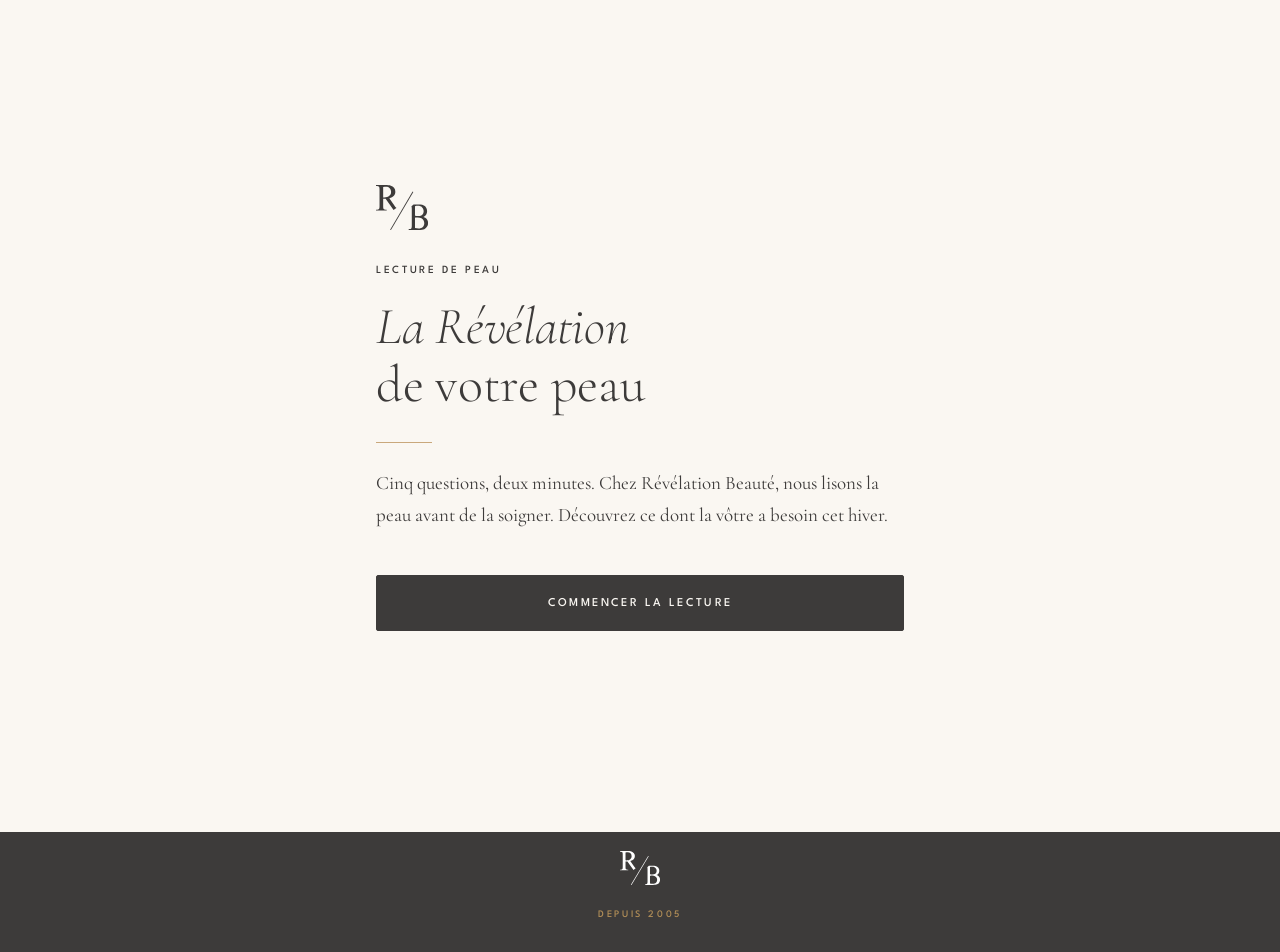
<file: index.html>
<!DOCTYPE html>
<html lang="fr">
<head>
<meta charset="utf-8">
<meta name="viewport" content="width=device-width, initial-scale=1">
<title>La Révélation de votre peau — Révélation Beauté</title>
<meta name="description" content="Lecture de peau en cinq questions. Révélation Beauté, institut de beauté à Ans, depuis 2005.">
<meta name="theme-color" content="#3D3B3A">
<meta name="robots" content="noindex">

<link rel="preconnect" href="https://fonts.googleapis.com">
<link rel="preconnect" href="https://fonts.gstatic.com" crossorigin>
<link rel="stylesheet" href="https://fonts.googleapis.com/css2?family=Cormorant+Garamond:ital,wght@0,300;0,400;1,300;1,400&family=League+Spartan:wght@400;500&display=swap">
<link rel="stylesheet" href="css/style.css?v=2026-11-26">
<link rel="icon" href="assets/logo/rb-monogramme-charbon.svg" type="image/svg+xml">
</head>
<body>

<div class="page">
  <main class="scene" id="scene">

    <!-- ============================================ Écran 1 — Accueil -->
    <section class="ecran ecran--couverture ecran--actif" id="ecran-accueil" aria-label="Accueil">
      <img class="monogramme entre" src="assets/logo/rb-monogramme-charbon.svg" alt="Révélation Beauté" width="52" height="45">
      <p class="surtitre entre" id="accueil-surtitre" style="margin-top:2rem">LECTURE DE PEAU</p>
      <h1 class="titre-maison entre" id="accueil-titre"><em>La Révélation</em><br>de votre peau</h1>
      <hr class="filet entre">
      <p class="prose entre" id="accueil-texte">Cinq questions, deux minutes. Chez Révélation Beauté, nous lisons la peau avant de la soigner. Découvrez ce dont la vôtre a besoin cet hiver.</p>
      <div class="entre" style="margin-top:2.75rem">
        <button class="bouton" type="button" id="accueil-bouton">COMMENCER LA LECTURE</button>
      </div>
      <p class="mentions" id="accueil-alerte" hidden></p>
    </section>

    <!-- ========================================== Écran 2 — Questions -->
    <section class="ecran ecran--question" id="ecran-question" aria-label="Lecture de peau">
      <div class="progression">
        <button class="bouton-retour" type="button" id="question-retour">
          <span aria-hidden="true">←</span> Retour
        </button>
        <div class="progression__piste" role="presentation">
          <div class="progression__filet" id="progression-filet"></div>
        </div>
        <p class="progression__rang" id="progression-rang"></p>
      </div>

      <div class="question__corps" id="question-corps"></div>
    </section>

    <!-- =========================================== Écran 3 — Résultat -->
    <section class="ecran" id="ecran-resultat" aria-label="Votre ordonnance de peau">
      <div id="resultat-corps"></div>
    </section>

  </main>

  <footer class="bandeau">
    <img class="monogramme monogramme--bandeau" src="assets/logo/rb-monogramme-blanc.svg" alt="" width="40" height="35">
    <p class="bandeau__depuis">Depuis 2005</p>
  </footer>
</div>

<script src="js/moteur.js?v=2026-11-26"></script>
<script src="js/app.js?v=2026-11-26"></script>
</body>
</html>
</file>
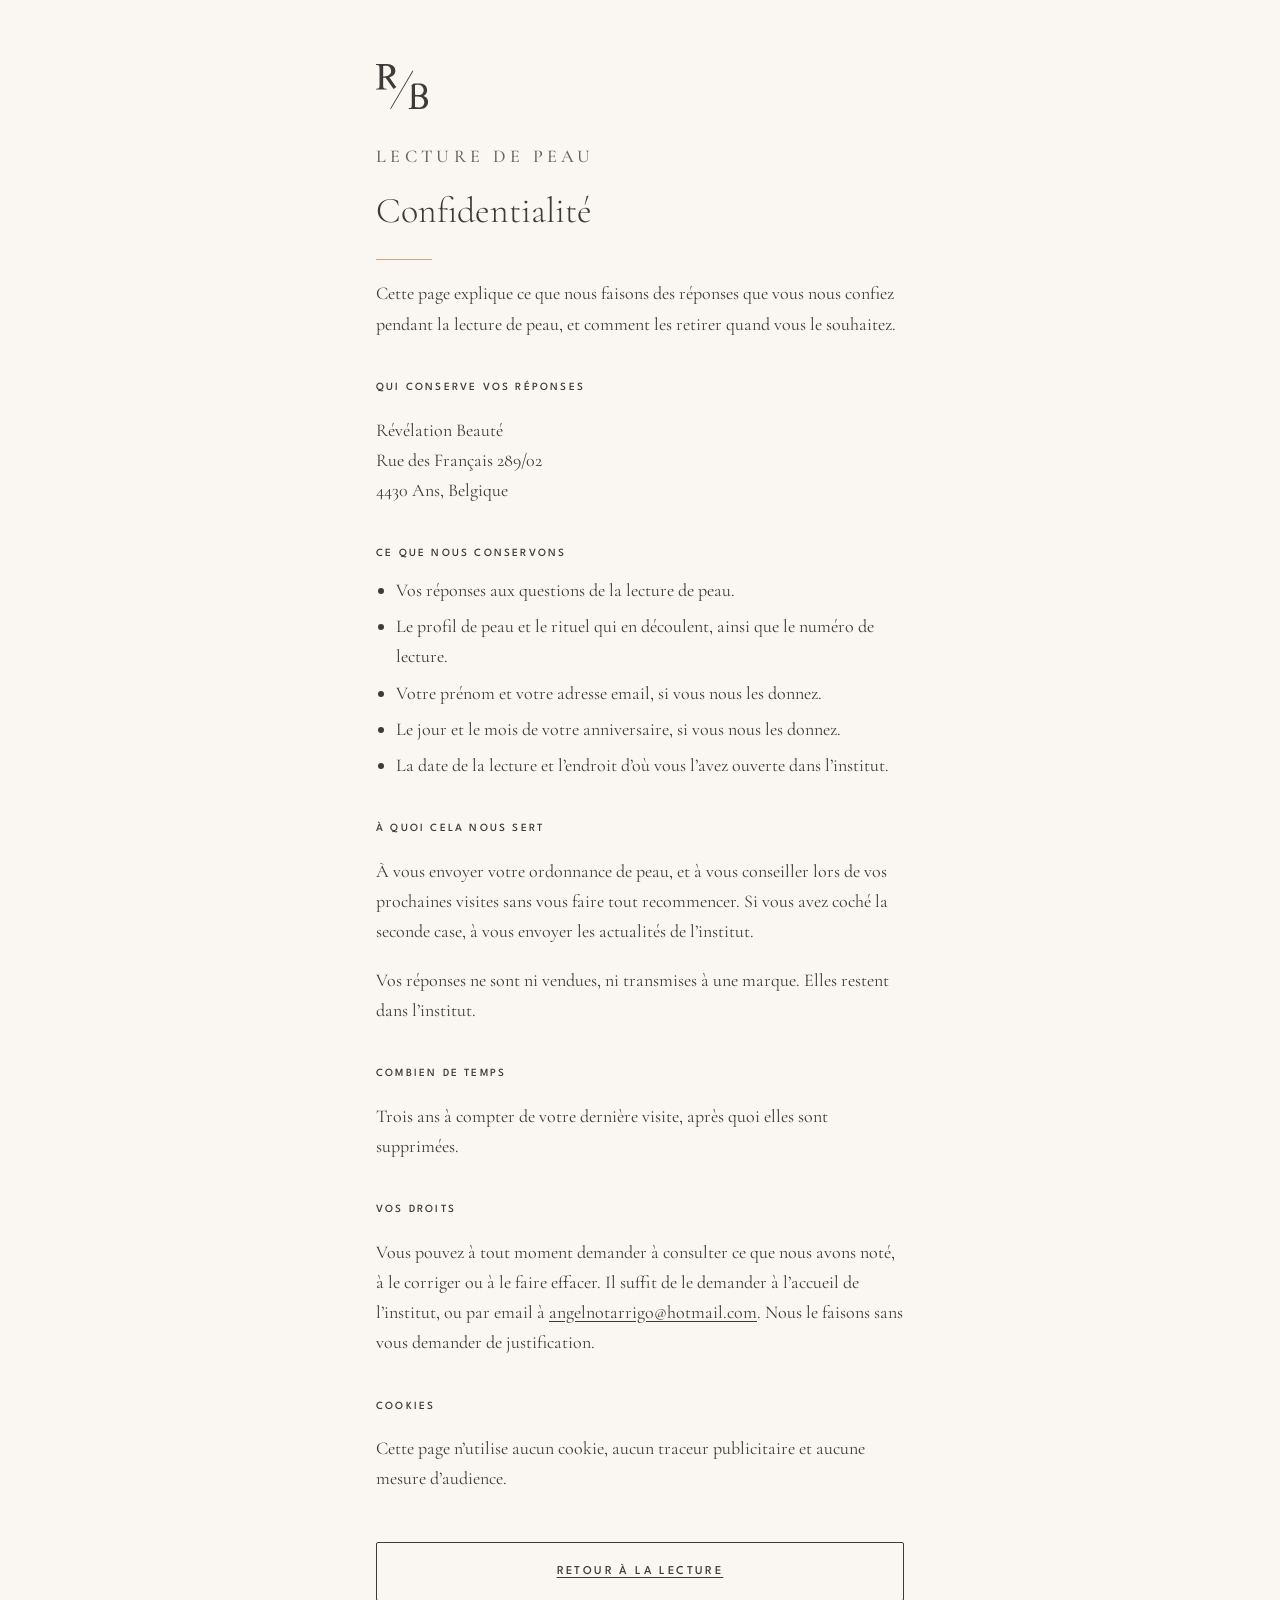
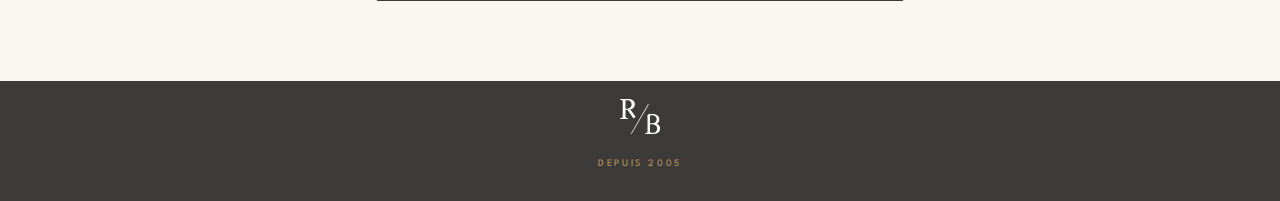
<file: confidentialite.html>
<!DOCTYPE html>
<html lang="fr">
<head>
<meta charset="utf-8">
<meta name="viewport" content="width=device-width, initial-scale=1">
<title>Confidentialité — Révélation Beauté</title>
<meta name="description" content="Ce que Révélation Beauté fait des réponses recueillies lors de la lecture de peau.">
<meta name="theme-color" content="#3D3B3A">
<meta name="robots" content="noindex">

<link rel="preconnect" href="https://fonts.googleapis.com">
<link rel="preconnect" href="https://fonts.gstatic.com" crossorigin>
<link rel="stylesheet" href="https://fonts.googleapis.com/css2?family=Cormorant+Garamond:ital,wght@0,300;0,400;1,300;1,400&family=League+Spartan:wght@400;500&display=swap">
<link rel="stylesheet" href="css/style.css?v=2026-11-26">
<link rel="icon" href="assets/logo/rb-monogramme-charbon.svg" type="image/svg+xml">
</head>
<body>

<div class="page">
  <main class="scene texte-long">

    <img class="monogramme" src="assets/logo/rb-monogramme-charbon.svg" alt="Révélation Beauté" width="52" height="45">
    <p class="surtitre" style="margin-top:2rem">Lecture de peau</p>
    <h1>Confidentialité</h1>
    <hr class="filet">

    <p>Cette page explique ce que nous faisons des réponses que vous nous confiez
    pendant la lecture de peau, et comment les retirer quand vous le souhaitez.</p>

    <h2>Qui conserve vos réponses</h2>
    <p>Révélation Beauté<br>
    Rue des Français 289/02<br>
    4430 Ans, Belgique</p>

    <h2>Ce que nous conservons</h2>
    <ul>
      <li>Vos réponses aux questions de la lecture de peau.</li>
      <li>Le profil de peau et le rituel qui en découlent, ainsi que le numéro de lecture.</li>
      <li>Votre prénom et votre adresse email, si vous nous les donnez.</li>
      <li>Le jour et le mois de votre anniversaire, si vous nous les donnez.</li>
      <li>La date de la lecture et l’endroit d’où vous l’avez ouverte dans l’institut.</li>
    </ul>

    <h2>À quoi cela nous sert</h2>
    <p>À vous envoyer votre ordonnance de peau, et à vous conseiller lors de vos
    prochaines visites sans vous faire tout recommencer. Si vous avez coché la
    seconde case, à vous envoyer les actualités de l’institut.</p>
    <p>Vos réponses ne sont ni vendues, ni transmises à une marque. Elles restent
    dans l’institut.</p>

    <h2>Combien de temps</h2>
    <p>Trois ans à compter de votre dernière visite, après quoi elles sont supprimées.</p>

    <h2>Vos droits</h2>
    <p>Vous pouvez à tout moment demander à consulter ce que nous avons noté, à le
    corriger ou à le faire effacer. Il suffit de le demander à l’accueil de
    l’institut<span id="contact-email"></span>. Nous le faisons sans vous demander
    de justification.</p>

    <h2>Cookies</h2>
    <p>Cette page n’utilise aucun cookie, aucun traceur publicitaire et aucune mesure
    d’audience.</p>

    <div class="retour">
      <a class="bouton bouton--second" href="index.html">Retour à la lecture</a>
    </div>

  </main>

  <footer class="bandeau">
    <img class="monogramme monogramme--bandeau" src="assets/logo/rb-monogramme-blanc.svg" alt="" width="40" height="35">
    <p class="bandeau__depuis">Depuis 2005</p>
  </footer>
</div>

<script>
/* L’adresse email de contact vient de data/config.json.
   Tant qu’elle n’y est pas renseignee, la page ne mentionne que l’accueil. */
fetch('data/config.json', { cache: 'no-cache' })
  .then(function (r) { return r.json(); })
  .then(function (config) {
    if (!config.email_contact) return;
    var cible = document.getElementById('contact-email');
    cible.appendChild(document.createTextNode(', ou par email à '));
    var lien = document.createElement('a');
    lien.href = 'mailto:' + config.email_contact;
    lien.textContent = config.email_contact;
    cible.appendChild(lien);
  })
  .catch(function () { /* la page reste lisible sans */ });
</script>
</body>
</html>
</file>
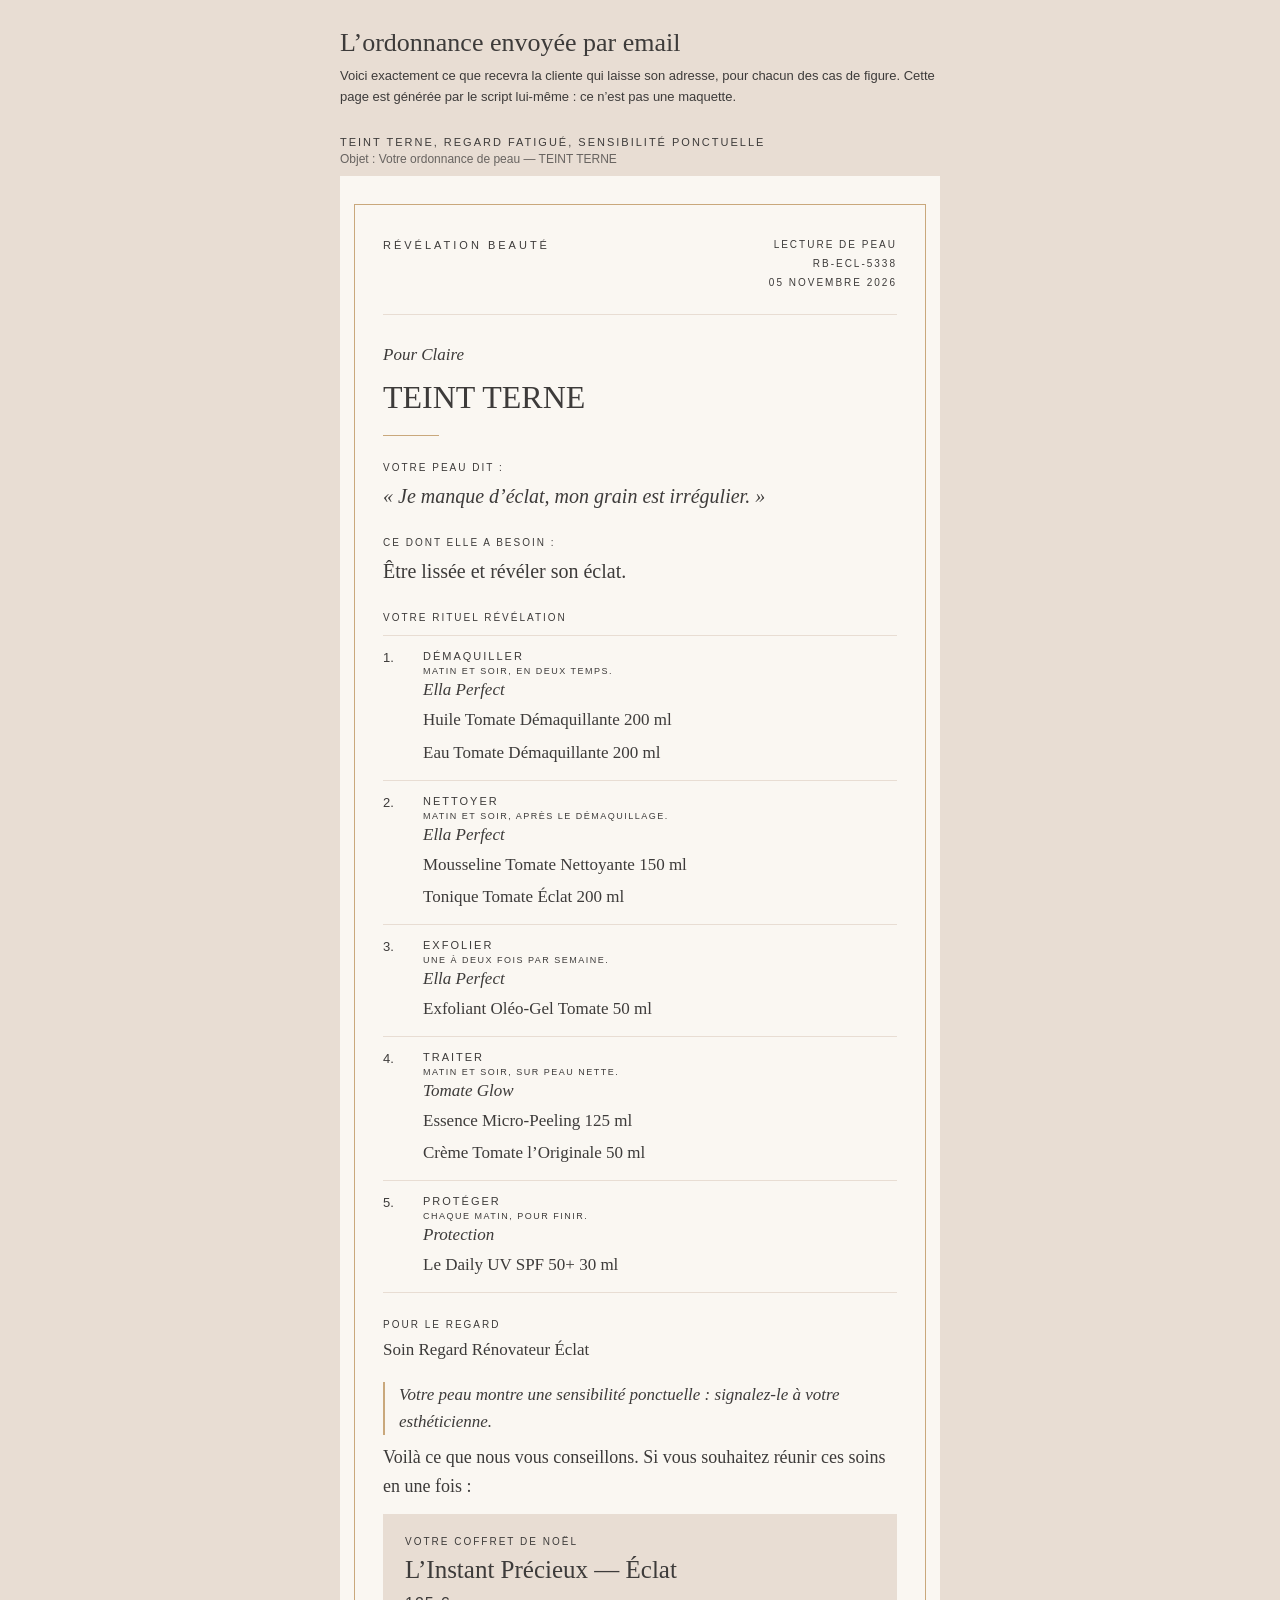
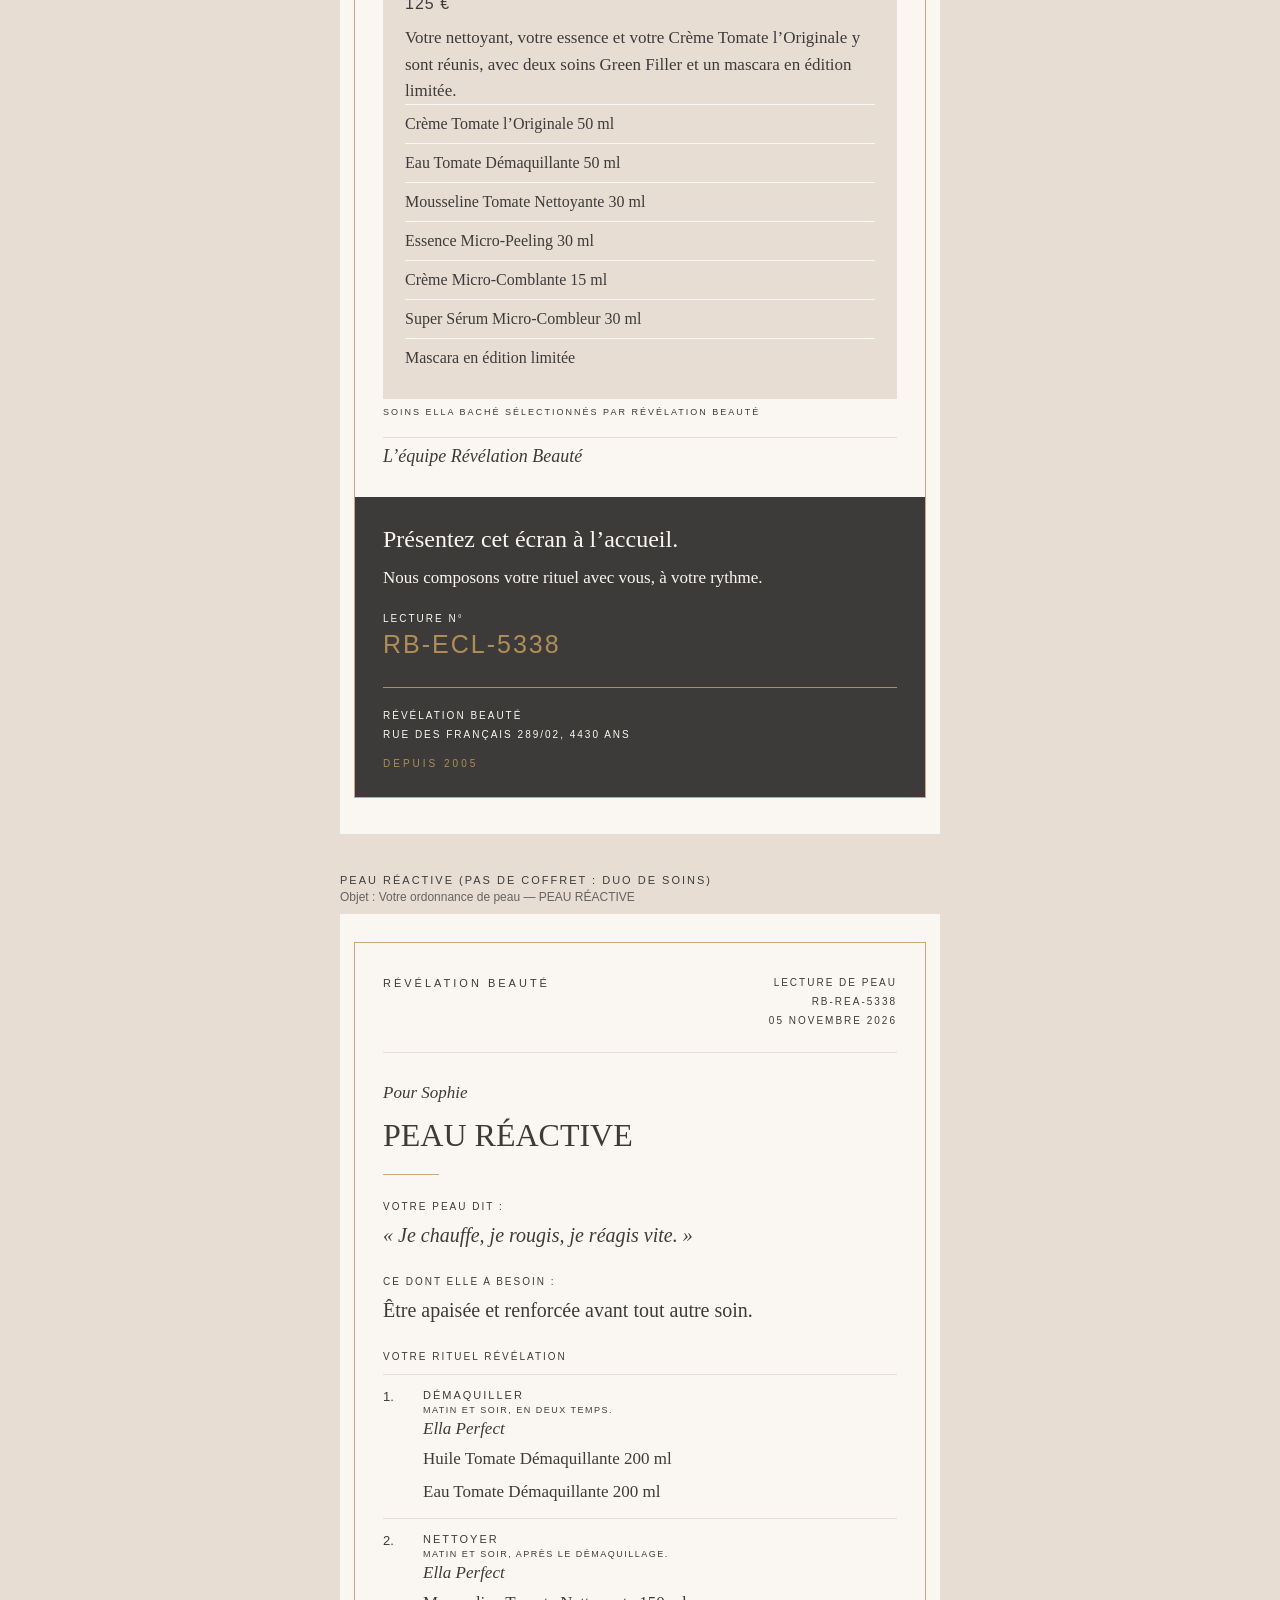
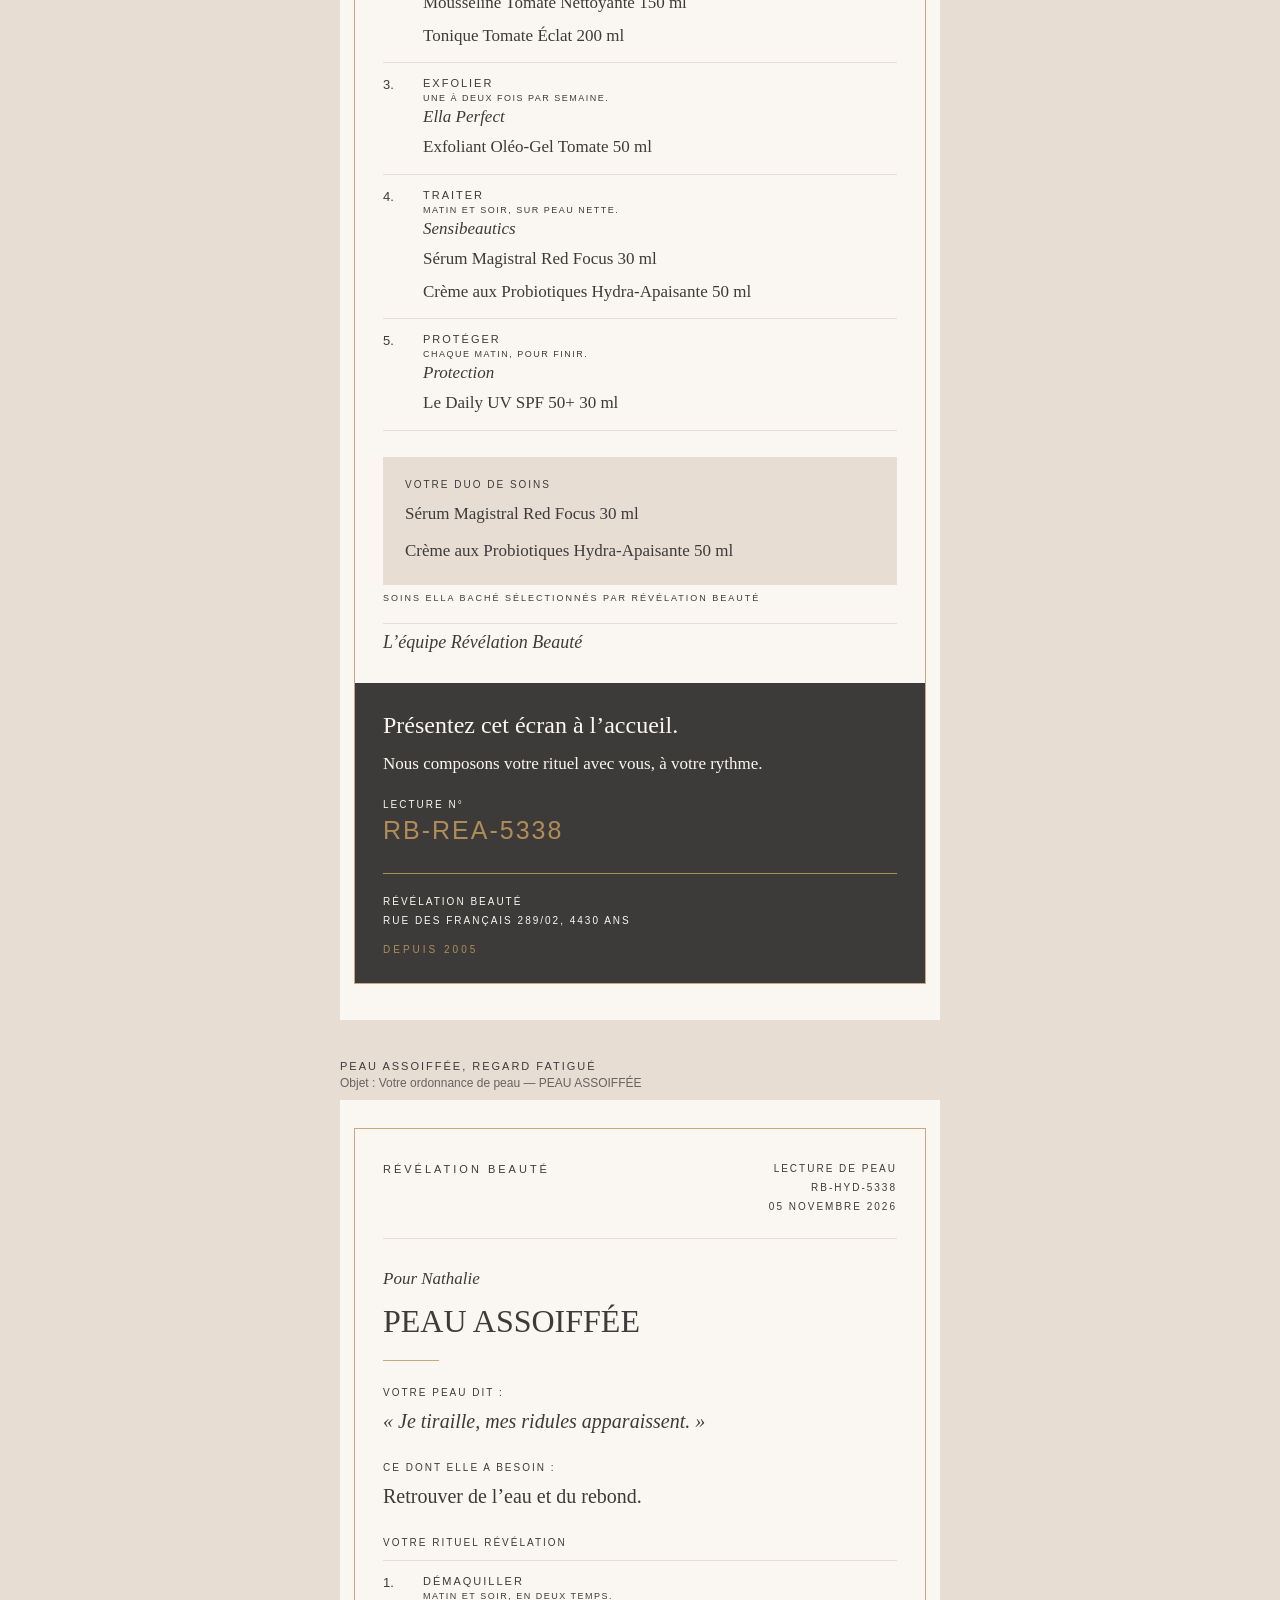
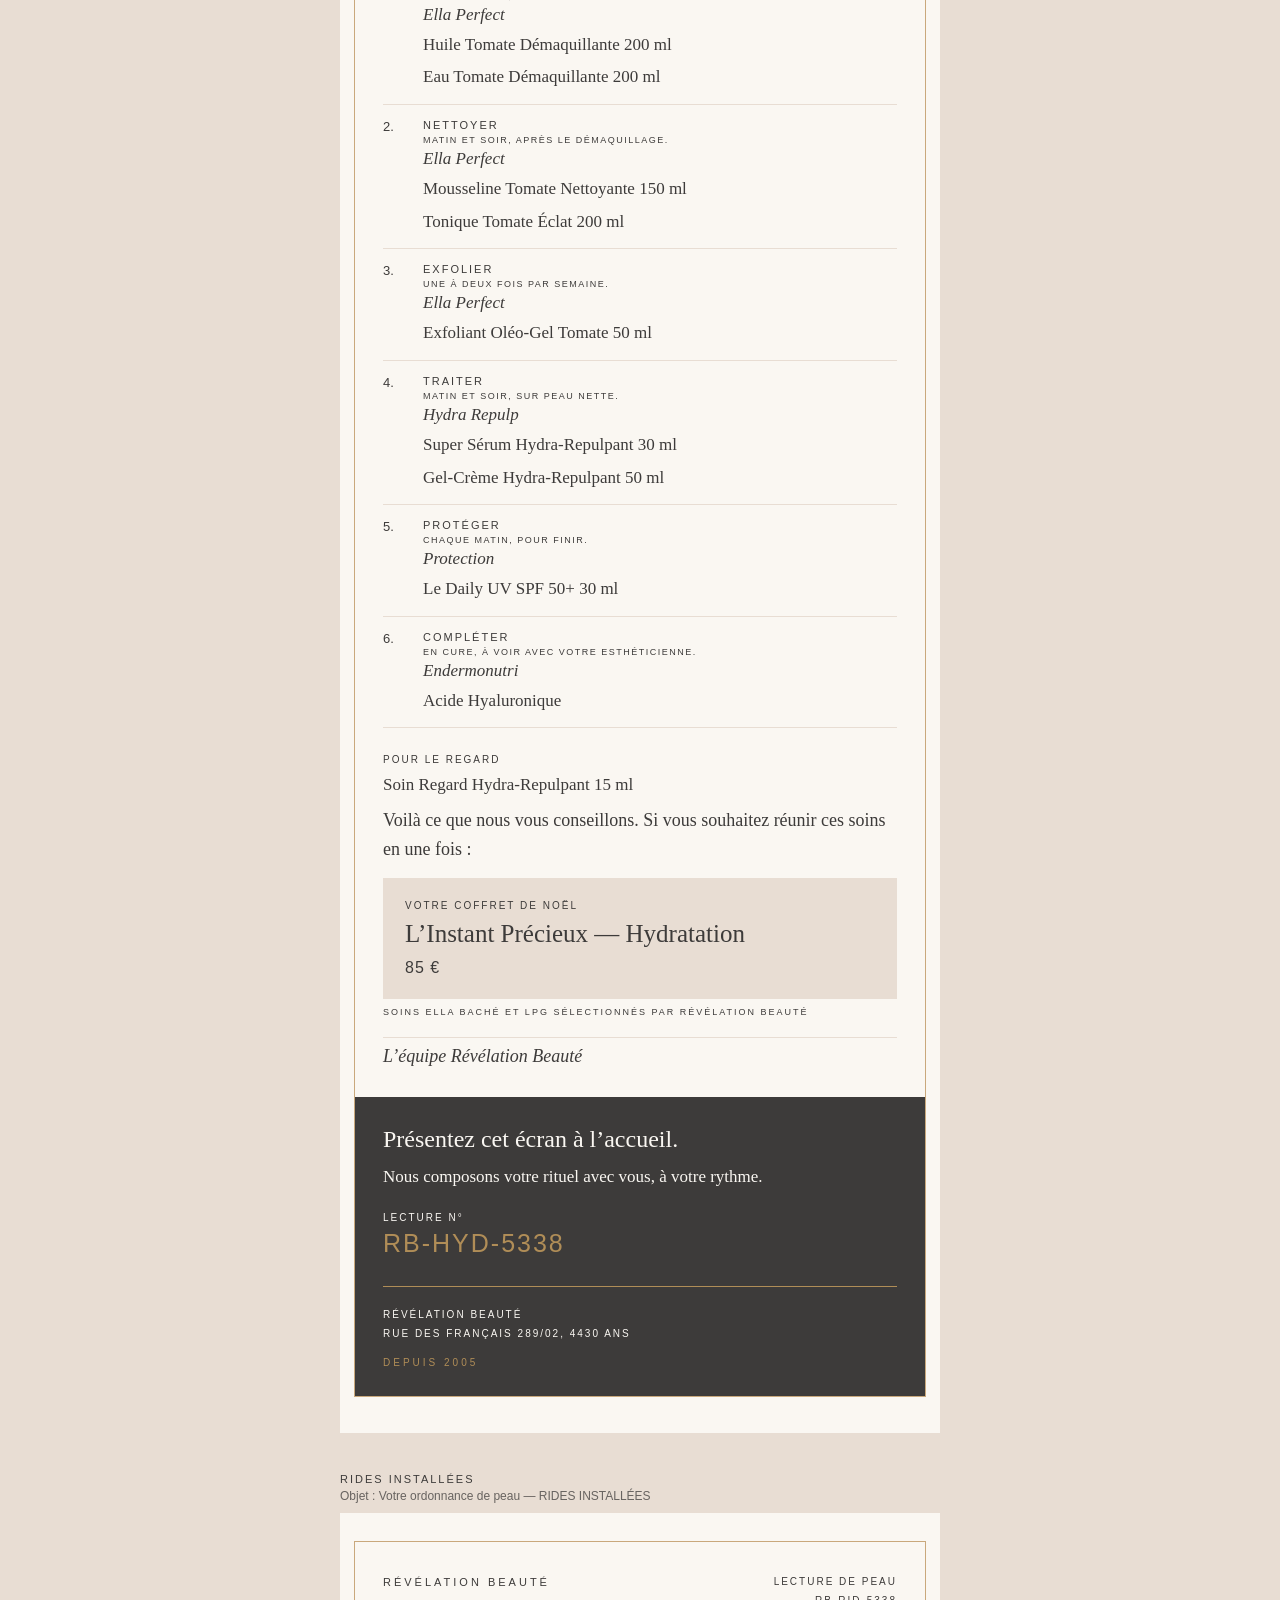
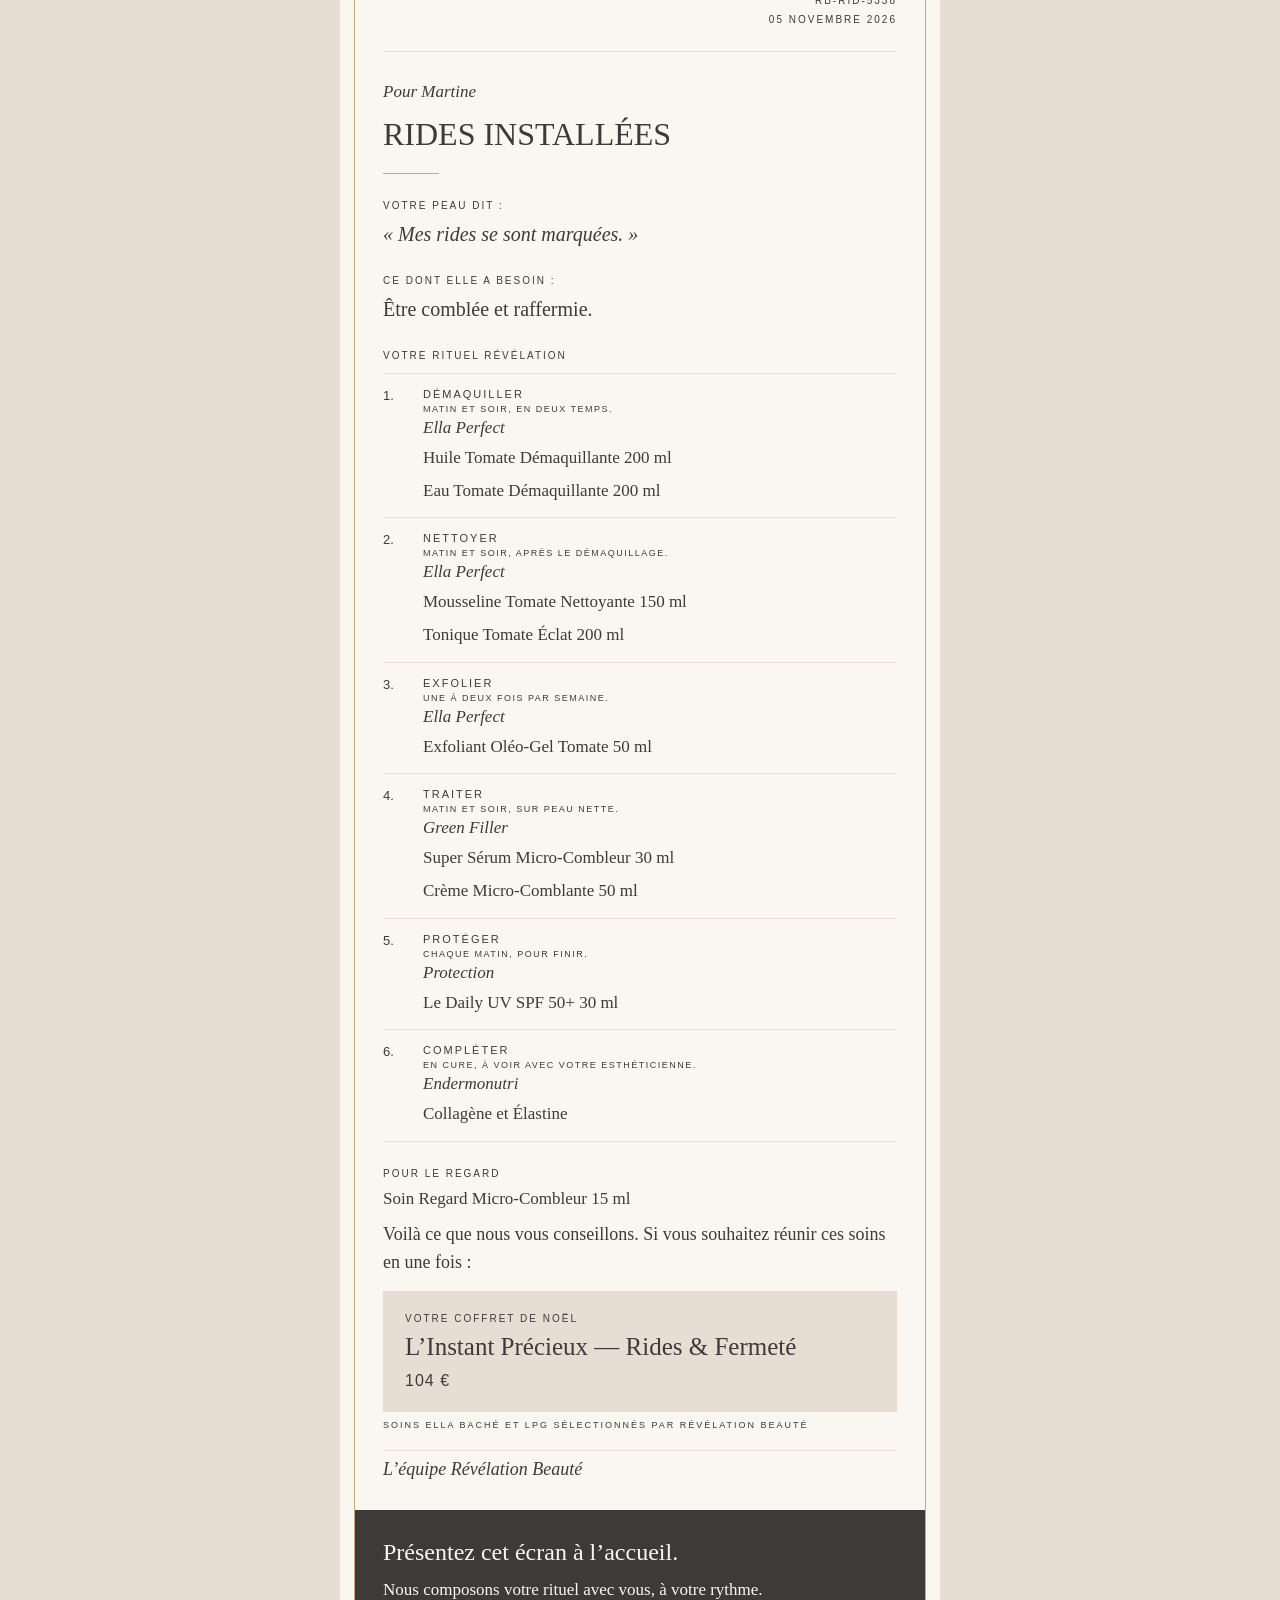
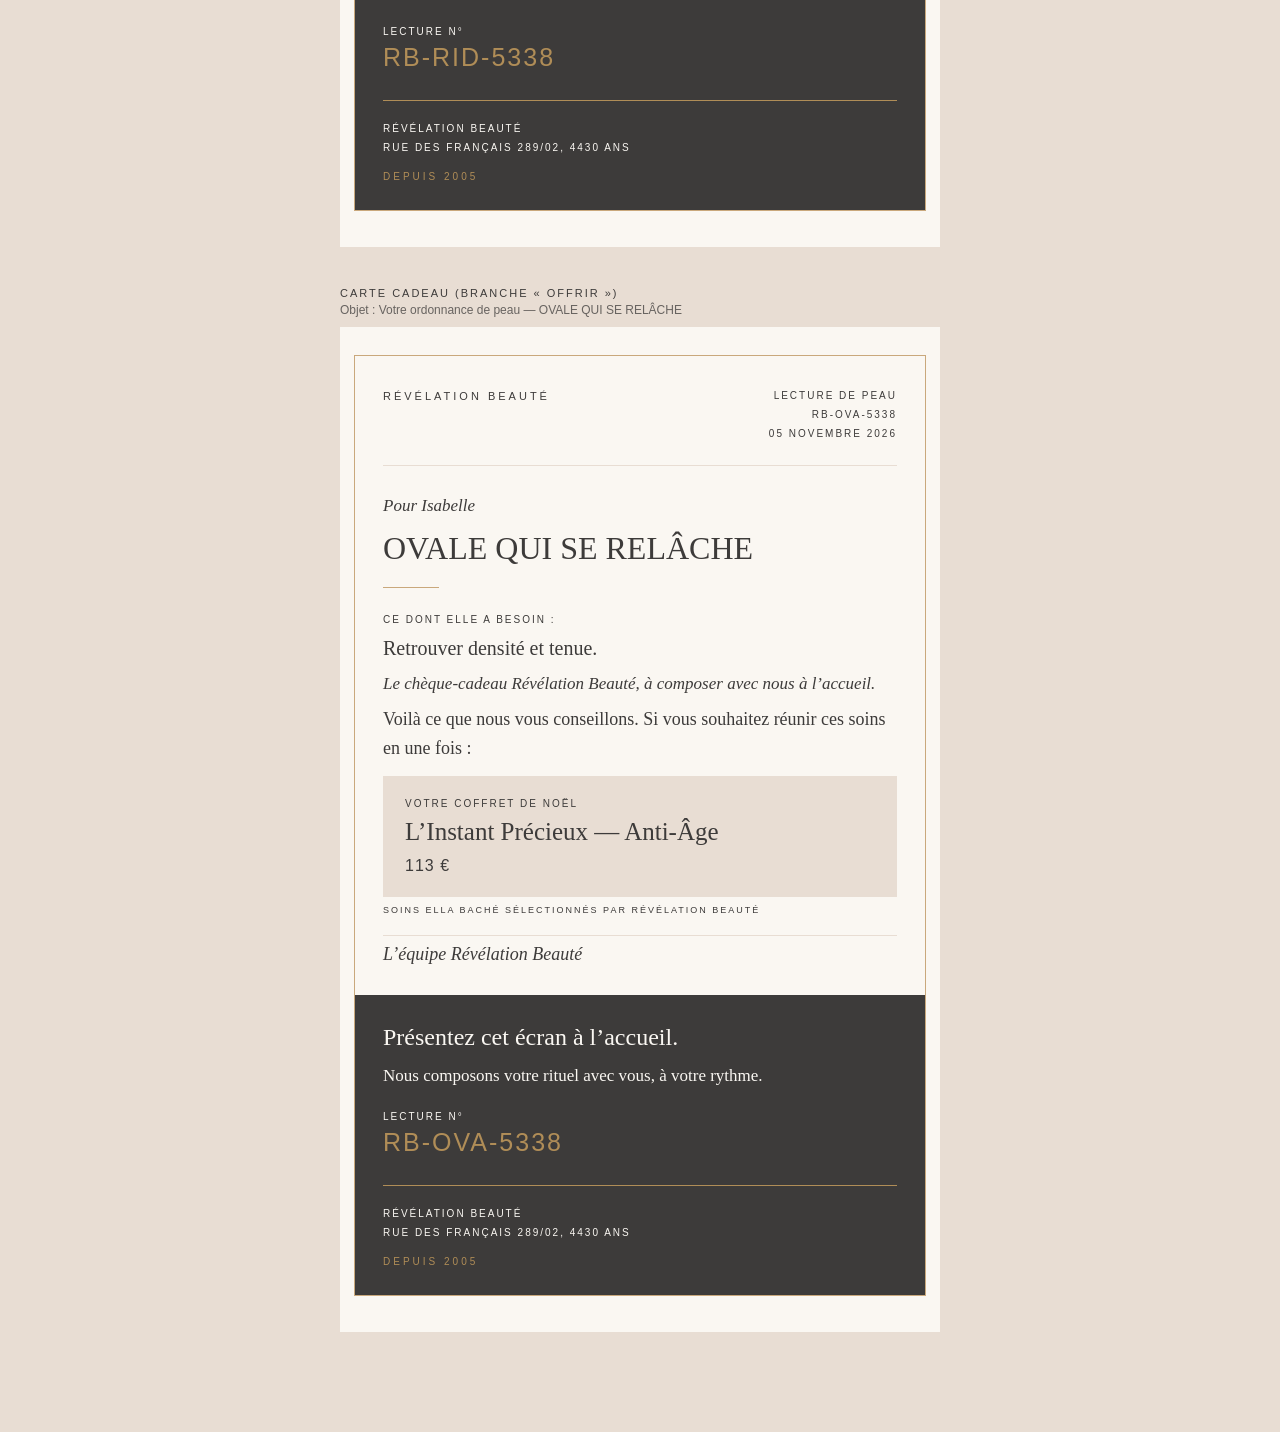
<file: tools/apercu-ordonnance.html>
<!DOCTYPE html><html lang="fr"><head><meta charset="utf-8">
<meta name="viewport" content="width=device-width,initial-scale=1">
<title>Aperçu — l’ordonnance envoyée par email</title>
<style>
  body { margin:0; padding:28px 14px 60px; background:#E8DDD3;
         font-family:"Helvetica Neue",Helvetica,Arial,sans-serif; }
  .entete { max-width:600px; margin:0 auto 28px; color:#3D3B3A; }
  .entete h1 { font-family:Georgia,serif; font-weight:normal; font-size:26px; margin:0 0 8px; }
  .entete p { font-size:13px; line-height:1.6; margin:0; }
  .cas { max-width:600px; margin:0 auto 40px; }
  .titre { font-size:11px; letter-spacing:2px; text-transform:uppercase;
           color:#3D3B3A; margin:0 0 4px; }
  .objet { font-size:12px; color:#3D3B3A; opacity:.75; margin:0 0 10px; }
</style></head><body>
<div class="entete"><h1>L’ordonnance envoyée par email</h1>
<p>Voici exactement ce que recevra la cliente qui laisse son adresse, 
pour chacun des cas de figure. Cette page est générée par le script lui-même : 
ce n’est pas une maquette.</p></div>
<section class="cas"><p class="titre">Teint terne, regard fatigué, sensibilité ponctuelle</p><p class="objet">Objet : Votre ordonnance de peau — TEINT TERNE</p>
<table role="presentation" width="100%" cellpadding="0" cellspacing="0" border="0" style="background:#FAF7F2;">
<tr><td align="center" style="padding:28px 14px 36px;">
<table role="presentation" width="600" cellpadding="0" cellspacing="0" border="0" style="width:100%;max-width:600px;border:1px solid #C9A87C;">
<tr><td style="padding:30px 28px 0;">
<table role="presentation" width="100%" cellpadding="0" cellspacing="0" border="0"><tr>
<td align="left" valign="top"><span style="font-family:'Helvetica Neue', Helvetica, Arial, sans-serif;font-size:11px;color:#3D3B3A;letter-spacing:3px;text-transform:uppercase;">Révélation Beauté</span></td>
<td align="right" valign="top" style="font-family:'Helvetica Neue', Helvetica, Arial, sans-serif;font-size:10px;color:#3D3B3A;letter-spacing:2px;text-transform:uppercase;line-height:19px;">
Lecture de peau<br>RB-ECL-5338<br>05 novembre 2026
</td></tr></table>
<div style="border-top:1px solid #E8DDD3;margin-top:22px;"></div>
</td></tr>
<tr><td style="padding:22px 28px 30px;">
<div style="font-family:Georgia, 'Times New Roman', Times, serif;font-size:17px;color:#3D3B3A;font-style:italic;margin-top:8px;">Pour Claire</div>
<h1 style="font-family:Georgia, 'Times New Roman', Times, serif;font-size:32px;color:#3D3B3A;font-weight:normal;line-height:1.15;margin:14px 0 0;">TEINT TERNE</h1>
<table role="presentation" cellpadding="0" cellspacing="0" border="0" style="margin-top:20px;"><tr><td width="56" height="1" style="background:#C9A87C;font-size:0;line-height:0;">&nbsp;</td></tr></table>
<div style="font-family:'Helvetica Neue', Helvetica, Arial, sans-serif;font-size:10px;color:#3D3B3A;letter-spacing:2px;text-transform:uppercase;margin-top:26px;">Votre peau dit :</div>
<div style="font-family:Georgia, 'Times New Roman', Times, serif;font-size:20px;color:#3D3B3A;font-style:italic;line-height:1.5;margin-top:8px;">« Je manque d’éclat, mon grain est irrégulier. »</div>
<div style="font-family:'Helvetica Neue', Helvetica, Arial, sans-serif;font-size:10px;color:#3D3B3A;letter-spacing:2px;text-transform:uppercase;margin-top:26px;">Ce dont elle a besoin :</div>
<div style="font-family:Georgia, 'Times New Roman', Times, serif;font-size:20px;color:#3D3B3A;line-height:1.5;margin-top:8px;">Être lissée et révéler son éclat.</div>
<div style="font-family:'Helvetica Neue', Helvetica, Arial, sans-serif;font-size:10px;color:#3D3B3A;letter-spacing:2px;text-transform:uppercase;margin-top:26px;">Votre rituel Révélation</div>
<table role="presentation" width="100%" cellpadding="0" cellspacing="0" border="0" style="margin-top:12px;">
<tr><td style="border-top:1px solid #E8DDD3;padding:14px 0;">
<table role="presentation" cellpadding="0" cellspacing="0" border="0"><tr>
<td valign="top" width="30" style="font-family:'Helvetica Neue', Helvetica, Arial, sans-serif;font-size:13px;color:#3D3B3A;padding-right:10px;">1.</td>
<td valign="top">
<div style="font-family:'Helvetica Neue', Helvetica, Arial, sans-serif;font-size:11px;color:#3D3B3A;letter-spacing:2px;text-transform:uppercase;">Démaquiller</div>
<div style="font-family:'Helvetica Neue', Helvetica, Arial, sans-serif;font-size:9px;color:#3D3B3A;letter-spacing:1.5px;text-transform:uppercase;margin-top:4px;">Matin et soir, en deux temps.</div>
<div style="font-family:Georgia, 'Times New Roman', Times, serif;font-size:17px;color:#3D3B3A;font-style:italic;margin-top:4px;">Ella Perfect</div>
<div style="font-family:Georgia, 'Times New Roman', Times, serif;font-size:17px;color:#3D3B3A;line-height:1.45;margin-top:8px;">Huile Tomate Démaquillante 200 ml</div>
<div style="font-family:Georgia, 'Times New Roman', Times, serif;font-size:17px;color:#3D3B3A;line-height:1.45;margin-top:8px;">Eau Tomate Démaquillante 200 ml</div>
</td></tr></table></td></tr>
<tr><td style="border-top:1px solid #E8DDD3;padding:14px 0;">
<table role="presentation" cellpadding="0" cellspacing="0" border="0"><tr>
<td valign="top" width="30" style="font-family:'Helvetica Neue', Helvetica, Arial, sans-serif;font-size:13px;color:#3D3B3A;padding-right:10px;">2.</td>
<td valign="top">
<div style="font-family:'Helvetica Neue', Helvetica, Arial, sans-serif;font-size:11px;color:#3D3B3A;letter-spacing:2px;text-transform:uppercase;">Nettoyer</div>
<div style="font-family:'Helvetica Neue', Helvetica, Arial, sans-serif;font-size:9px;color:#3D3B3A;letter-spacing:1.5px;text-transform:uppercase;margin-top:4px;">Matin et soir, après le démaquillage.</div>
<div style="font-family:Georgia, 'Times New Roman', Times, serif;font-size:17px;color:#3D3B3A;font-style:italic;margin-top:4px;">Ella Perfect</div>
<div style="font-family:Georgia, 'Times New Roman', Times, serif;font-size:17px;color:#3D3B3A;line-height:1.45;margin-top:8px;">Mousseline Tomate Nettoyante 150 ml</div>
<div style="font-family:Georgia, 'Times New Roman', Times, serif;font-size:17px;color:#3D3B3A;line-height:1.45;margin-top:8px;">Tonique Tomate Éclat 200 ml</div>
</td></tr></table></td></tr>
<tr><td style="border-top:1px solid #E8DDD3;padding:14px 0;">
<table role="presentation" cellpadding="0" cellspacing="0" border="0"><tr>
<td valign="top" width="30" style="font-family:'Helvetica Neue', Helvetica, Arial, sans-serif;font-size:13px;color:#3D3B3A;padding-right:10px;">3.</td>
<td valign="top">
<div style="font-family:'Helvetica Neue', Helvetica, Arial, sans-serif;font-size:11px;color:#3D3B3A;letter-spacing:2px;text-transform:uppercase;">Exfolier</div>
<div style="font-family:'Helvetica Neue', Helvetica, Arial, sans-serif;font-size:9px;color:#3D3B3A;letter-spacing:1.5px;text-transform:uppercase;margin-top:4px;">Une à deux fois par semaine.</div>
<div style="font-family:Georgia, 'Times New Roman', Times, serif;font-size:17px;color:#3D3B3A;font-style:italic;margin-top:4px;">Ella Perfect</div>
<div style="font-family:Georgia, 'Times New Roman', Times, serif;font-size:17px;color:#3D3B3A;line-height:1.45;margin-top:8px;">Exfoliant Oléo-Gel Tomate 50 ml</div>
</td></tr></table></td></tr>
<tr><td style="border-top:1px solid #E8DDD3;padding:14px 0;">
<table role="presentation" cellpadding="0" cellspacing="0" border="0"><tr>
<td valign="top" width="30" style="font-family:'Helvetica Neue', Helvetica, Arial, sans-serif;font-size:13px;color:#3D3B3A;padding-right:10px;">4.</td>
<td valign="top">
<div style="font-family:'Helvetica Neue', Helvetica, Arial, sans-serif;font-size:11px;color:#3D3B3A;letter-spacing:2px;text-transform:uppercase;">Traiter</div>
<div style="font-family:'Helvetica Neue', Helvetica, Arial, sans-serif;font-size:9px;color:#3D3B3A;letter-spacing:1.5px;text-transform:uppercase;margin-top:4px;">Matin et soir, sur peau nette.</div>
<div style="font-family:Georgia, 'Times New Roman', Times, serif;font-size:17px;color:#3D3B3A;font-style:italic;margin-top:4px;">Tomate Glow</div>
<div style="font-family:Georgia, 'Times New Roman', Times, serif;font-size:17px;color:#3D3B3A;line-height:1.45;margin-top:8px;">Essence Micro-Peeling 125 ml</div>
<div style="font-family:Georgia, 'Times New Roman', Times, serif;font-size:17px;color:#3D3B3A;line-height:1.45;margin-top:8px;">Crème Tomate l’Originale 50 ml</div>
</td></tr></table></td></tr>
<tr><td style="border-top:1px solid #E8DDD3;padding:14px 0;">
<table role="presentation" cellpadding="0" cellspacing="0" border="0"><tr>
<td valign="top" width="30" style="font-family:'Helvetica Neue', Helvetica, Arial, sans-serif;font-size:13px;color:#3D3B3A;padding-right:10px;">5.</td>
<td valign="top">
<div style="font-family:'Helvetica Neue', Helvetica, Arial, sans-serif;font-size:11px;color:#3D3B3A;letter-spacing:2px;text-transform:uppercase;">Protéger</div>
<div style="font-family:'Helvetica Neue', Helvetica, Arial, sans-serif;font-size:9px;color:#3D3B3A;letter-spacing:1.5px;text-transform:uppercase;margin-top:4px;">Chaque matin, pour finir.</div>
<div style="font-family:Georgia, 'Times New Roman', Times, serif;font-size:17px;color:#3D3B3A;font-style:italic;margin-top:4px;">Protection</div>
<div style="font-family:Georgia, 'Times New Roman', Times, serif;font-size:17px;color:#3D3B3A;line-height:1.45;margin-top:8px;">Le Daily UV SPF 50+ 30 ml</div>
</td></tr></table></td></tr>
</table>
<div style="border-top:1px solid #E8DDD3;"></div>
<div style="font-family:'Helvetica Neue', Helvetica, Arial, sans-serif;font-size:10px;color:#3D3B3A;letter-spacing:2px;text-transform:uppercase;margin-top:26px;">Pour le regard</div>
<div style="font-family:Georgia, 'Times New Roman', Times, serif;font-size:17px;color:#3D3B3A;line-height:1.45;margin-top:8px;margin-top:8px;">Soin Regard Rénovateur Éclat</div>
<table role="presentation" cellpadding="0" cellspacing="0" border="0" style="margin-top:20px;"><tr>
<td width="2" style="background:#C9A87C;"></td>
<td style="font-family:Georgia, 'Times New Roman', Times, serif;font-size:17px;color:#3D3B3A;font-style:italic;line-height:1.55;padding-left:14px;">Votre peau montre une sensibilité ponctuelle : signalez-le à votre esthéticienne.</td></tr></table>
<div style="font-family:Georgia, 'Times New Roman', Times, serif;font-size:18px;color:#3D3B3A;line-height:1.6;margin-top:26px;margin-top:8px;">Voilà ce que nous vous conseillons. Si vous souhaitez réunir ces soins en une fois :</div>
<table role="presentation" width="100%" cellpadding="0" cellspacing="0" border="0" style="margin-top:14px;background:#E8DDD3;">
<tr><td style="padding:22px;">
<div style="font-family:'Helvetica Neue', Helvetica, Arial, sans-serif;font-size:10px;color:#3D3B3A;letter-spacing:2px;text-transform:uppercase;">Votre coffret de Noël</div>
<div style="font-family:Georgia, 'Times New Roman', Times, serif;font-size:25px;color:#3D3B3A;line-height:1.2;margin-top:8px;">L’Instant Précieux — Éclat</div>
<div style="font-family:'Helvetica Neue', Helvetica, Arial, sans-serif;font-size:16px;color:#3D3B3A;letter-spacing:1px;margin-top:10px;">125 €</div>
<div style="font-family:Georgia, 'Times New Roman', Times, serif;font-size:17px;color:#3D3B3A;line-height:1.55;margin-top:12px;">Votre nettoyant, votre essence et votre Crème Tomate l’Originale y sont réunis, avec deux soins Green Filler et un mascara en édition limitée.</div>
<div style="font-family:Georgia, 'Times New Roman', Times, serif;font-size:16px;color:#3D3B3A;line-height:1.5;padding:7px 0;border-top:1px solid #FAF7F2;">Crème Tomate l’Originale 50 ml</div>
<div style="font-family:Georgia, 'Times New Roman', Times, serif;font-size:16px;color:#3D3B3A;line-height:1.5;padding:7px 0;border-top:1px solid #FAF7F2;">Eau Tomate Démaquillante 50 ml</div>
<div style="font-family:Georgia, 'Times New Roman', Times, serif;font-size:16px;color:#3D3B3A;line-height:1.5;padding:7px 0;border-top:1px solid #FAF7F2;">Mousseline Tomate Nettoyante 30 ml</div>
<div style="font-family:Georgia, 'Times New Roman', Times, serif;font-size:16px;color:#3D3B3A;line-height:1.5;padding:7px 0;border-top:1px solid #FAF7F2;">Essence Micro-Peeling 30 ml</div>
<div style="font-family:Georgia, 'Times New Roman', Times, serif;font-size:16px;color:#3D3B3A;line-height:1.5;padding:7px 0;border-top:1px solid #FAF7F2;">Crème Micro-Comblante 15 ml</div>
<div style="font-family:Georgia, 'Times New Roman', Times, serif;font-size:16px;color:#3D3B3A;line-height:1.5;padding:7px 0;border-top:1px solid #FAF7F2;">Super Sérum Micro-Combleur 30 ml</div>
<div style="font-family:Georgia, 'Times New Roman', Times, serif;font-size:16px;color:#3D3B3A;line-height:1.5;padding:7px 0;border-top:1px solid #FAF7F2;">Mascara en édition limitée</div>
</td></tr></table>
<div style="font-family:'Helvetica Neue', Helvetica, Arial, sans-serif;font-size:9px;color:#3D3B3A;letter-spacing:2px;text-transform:uppercase;margin-top:26px;margin-top:8px;">Soins Ella Baché sélectionnés par Révélation Beauté</div>
<div style="border-top:1px solid #E8DDD3;margin-top:20px;"></div>
<div style="font-family:Georgia, 'Times New Roman', Times, serif;font-size:18px;color:#3D3B3A;font-style:italic;margin-top:18px;margin-top:8px;">L’équipe Révélation Beauté</div>
</td></tr>
<tr><td style="background:#3D3B3A;padding:28px;">
<div style="font-family:Georgia, 'Times New Roman', Times, serif;font-size:24px;color:#FAF7F2;line-height:1.22;">Présentez cet écran à l’accueil.</div>
<div style="font-family:Georgia, 'Times New Roman', Times, serif;font-size:17px;color:#FAF7F2;line-height:1.55;margin-top:10px;">Nous composons votre rituel avec vous, à votre rythme.</div>
<div style="font-family:'Helvetica Neue', Helvetica, Arial, sans-serif;font-size:10px;color:#FAF7F2;letter-spacing:2px;text-transform:uppercase;margin-top:22px;">Lecture n°</div>
<div style="font-family:'Helvetica Neue', Helvetica, Arial, sans-serif;font-size:25px;color:#B08D57;letter-spacing:2px;margin-top:6px;">RB-ECL-5338</div>
</td></tr>
<tr><td style="background:#3D3B3A;padding:0 28px 28px;">
<div style="border-top:1px solid #B08D57;padding-top:18px;font-family:'Helvetica Neue', Helvetica, Arial, sans-serif;font-size:10px;color:#FAF7F2;letter-spacing:2px;text-transform:uppercase;line-height:19px;">Révélation Beauté<br>Rue des Français 289/02, 4430 Ans</div>
<div style="font-family:'Helvetica Neue', Helvetica, Arial, sans-serif;font-size:10px;color:#B08D57;letter-spacing:3px;text-transform:uppercase;margin-top:14px;">Depuis 2005</div>
</td></tr>
</table></td></tr></table></section>
<section class="cas"><p class="titre">Peau réactive (pas de coffret : duo de soins)</p><p class="objet">Objet : Votre ordonnance de peau — PEAU RÉACTIVE</p>
<table role="presentation" width="100%" cellpadding="0" cellspacing="0" border="0" style="background:#FAF7F2;">
<tr><td align="center" style="padding:28px 14px 36px;">
<table role="presentation" width="600" cellpadding="0" cellspacing="0" border="0" style="width:100%;max-width:600px;border:1px solid #C9A87C;">
<tr><td style="padding:30px 28px 0;">
<table role="presentation" width="100%" cellpadding="0" cellspacing="0" border="0"><tr>
<td align="left" valign="top"><span style="font-family:'Helvetica Neue', Helvetica, Arial, sans-serif;font-size:11px;color:#3D3B3A;letter-spacing:3px;text-transform:uppercase;">Révélation Beauté</span></td>
<td align="right" valign="top" style="font-family:'Helvetica Neue', Helvetica, Arial, sans-serif;font-size:10px;color:#3D3B3A;letter-spacing:2px;text-transform:uppercase;line-height:19px;">
Lecture de peau<br>RB-REA-5338<br>05 novembre 2026
</td></tr></table>
<div style="border-top:1px solid #E8DDD3;margin-top:22px;"></div>
</td></tr>
<tr><td style="padding:22px 28px 30px;">
<div style="font-family:Georgia, 'Times New Roman', Times, serif;font-size:17px;color:#3D3B3A;font-style:italic;margin-top:8px;">Pour Sophie</div>
<h1 style="font-family:Georgia, 'Times New Roman', Times, serif;font-size:32px;color:#3D3B3A;font-weight:normal;line-height:1.15;margin:14px 0 0;">PEAU RÉACTIVE</h1>
<table role="presentation" cellpadding="0" cellspacing="0" border="0" style="margin-top:20px;"><tr><td width="56" height="1" style="background:#C9A87C;font-size:0;line-height:0;">&nbsp;</td></tr></table>
<div style="font-family:'Helvetica Neue', Helvetica, Arial, sans-serif;font-size:10px;color:#3D3B3A;letter-spacing:2px;text-transform:uppercase;margin-top:26px;">Votre peau dit :</div>
<div style="font-family:Georgia, 'Times New Roman', Times, serif;font-size:20px;color:#3D3B3A;font-style:italic;line-height:1.5;margin-top:8px;">« Je chauffe, je rougis, je réagis vite. »</div>
<div style="font-family:'Helvetica Neue', Helvetica, Arial, sans-serif;font-size:10px;color:#3D3B3A;letter-spacing:2px;text-transform:uppercase;margin-top:26px;">Ce dont elle a besoin :</div>
<div style="font-family:Georgia, 'Times New Roman', Times, serif;font-size:20px;color:#3D3B3A;line-height:1.5;margin-top:8px;">Être apaisée et renforcée avant tout autre soin.</div>
<div style="font-family:'Helvetica Neue', Helvetica, Arial, sans-serif;font-size:10px;color:#3D3B3A;letter-spacing:2px;text-transform:uppercase;margin-top:26px;">Votre rituel Révélation</div>
<table role="presentation" width="100%" cellpadding="0" cellspacing="0" border="0" style="margin-top:12px;">
<tr><td style="border-top:1px solid #E8DDD3;padding:14px 0;">
<table role="presentation" cellpadding="0" cellspacing="0" border="0"><tr>
<td valign="top" width="30" style="font-family:'Helvetica Neue', Helvetica, Arial, sans-serif;font-size:13px;color:#3D3B3A;padding-right:10px;">1.</td>
<td valign="top">
<div style="font-family:'Helvetica Neue', Helvetica, Arial, sans-serif;font-size:11px;color:#3D3B3A;letter-spacing:2px;text-transform:uppercase;">Démaquiller</div>
<div style="font-family:'Helvetica Neue', Helvetica, Arial, sans-serif;font-size:9px;color:#3D3B3A;letter-spacing:1.5px;text-transform:uppercase;margin-top:4px;">Matin et soir, en deux temps.</div>
<div style="font-family:Georgia, 'Times New Roman', Times, serif;font-size:17px;color:#3D3B3A;font-style:italic;margin-top:4px;">Ella Perfect</div>
<div style="font-family:Georgia, 'Times New Roman', Times, serif;font-size:17px;color:#3D3B3A;line-height:1.45;margin-top:8px;">Huile Tomate Démaquillante 200 ml</div>
<div style="font-family:Georgia, 'Times New Roman', Times, serif;font-size:17px;color:#3D3B3A;line-height:1.45;margin-top:8px;">Eau Tomate Démaquillante 200 ml</div>
</td></tr></table></td></tr>
<tr><td style="border-top:1px solid #E8DDD3;padding:14px 0;">
<table role="presentation" cellpadding="0" cellspacing="0" border="0"><tr>
<td valign="top" width="30" style="font-family:'Helvetica Neue', Helvetica, Arial, sans-serif;font-size:13px;color:#3D3B3A;padding-right:10px;">2.</td>
<td valign="top">
<div style="font-family:'Helvetica Neue', Helvetica, Arial, sans-serif;font-size:11px;color:#3D3B3A;letter-spacing:2px;text-transform:uppercase;">Nettoyer</div>
<div style="font-family:'Helvetica Neue', Helvetica, Arial, sans-serif;font-size:9px;color:#3D3B3A;letter-spacing:1.5px;text-transform:uppercase;margin-top:4px;">Matin et soir, après le démaquillage.</div>
<div style="font-family:Georgia, 'Times New Roman', Times, serif;font-size:17px;color:#3D3B3A;font-style:italic;margin-top:4px;">Ella Perfect</div>
<div style="font-family:Georgia, 'Times New Roman', Times, serif;font-size:17px;color:#3D3B3A;line-height:1.45;margin-top:8px;">Mousseline Tomate Nettoyante 150 ml</div>
<div style="font-family:Georgia, 'Times New Roman', Times, serif;font-size:17px;color:#3D3B3A;line-height:1.45;margin-top:8px;">Tonique Tomate Éclat 200 ml</div>
</td></tr></table></td></tr>
<tr><td style="border-top:1px solid #E8DDD3;padding:14px 0;">
<table role="presentation" cellpadding="0" cellspacing="0" border="0"><tr>
<td valign="top" width="30" style="font-family:'Helvetica Neue', Helvetica, Arial, sans-serif;font-size:13px;color:#3D3B3A;padding-right:10px;">3.</td>
<td valign="top">
<div style="font-family:'Helvetica Neue', Helvetica, Arial, sans-serif;font-size:11px;color:#3D3B3A;letter-spacing:2px;text-transform:uppercase;">Exfolier</div>
<div style="font-family:'Helvetica Neue', Helvetica, Arial, sans-serif;font-size:9px;color:#3D3B3A;letter-spacing:1.5px;text-transform:uppercase;margin-top:4px;">Une à deux fois par semaine.</div>
<div style="font-family:Georgia, 'Times New Roman', Times, serif;font-size:17px;color:#3D3B3A;font-style:italic;margin-top:4px;">Ella Perfect</div>
<div style="font-family:Georgia, 'Times New Roman', Times, serif;font-size:17px;color:#3D3B3A;line-height:1.45;margin-top:8px;">Exfoliant Oléo-Gel Tomate 50 ml</div>
</td></tr></table></td></tr>
<tr><td style="border-top:1px solid #E8DDD3;padding:14px 0;">
<table role="presentation" cellpadding="0" cellspacing="0" border="0"><tr>
<td valign="top" width="30" style="font-family:'Helvetica Neue', Helvetica, Arial, sans-serif;font-size:13px;color:#3D3B3A;padding-right:10px;">4.</td>
<td valign="top">
<div style="font-family:'Helvetica Neue', Helvetica, Arial, sans-serif;font-size:11px;color:#3D3B3A;letter-spacing:2px;text-transform:uppercase;">Traiter</div>
<div style="font-family:'Helvetica Neue', Helvetica, Arial, sans-serif;font-size:9px;color:#3D3B3A;letter-spacing:1.5px;text-transform:uppercase;margin-top:4px;">Matin et soir, sur peau nette.</div>
<div style="font-family:Georgia, 'Times New Roman', Times, serif;font-size:17px;color:#3D3B3A;font-style:italic;margin-top:4px;">Sensibeautics</div>
<div style="font-family:Georgia, 'Times New Roman', Times, serif;font-size:17px;color:#3D3B3A;line-height:1.45;margin-top:8px;">Sérum Magistral Red Focus 30 ml</div>
<div style="font-family:Georgia, 'Times New Roman', Times, serif;font-size:17px;color:#3D3B3A;line-height:1.45;margin-top:8px;">Crème aux Probiotiques Hydra-Apaisante 50 ml</div>
</td></tr></table></td></tr>
<tr><td style="border-top:1px solid #E8DDD3;padding:14px 0;">
<table role="presentation" cellpadding="0" cellspacing="0" border="0"><tr>
<td valign="top" width="30" style="font-family:'Helvetica Neue', Helvetica, Arial, sans-serif;font-size:13px;color:#3D3B3A;padding-right:10px;">5.</td>
<td valign="top">
<div style="font-family:'Helvetica Neue', Helvetica, Arial, sans-serif;font-size:11px;color:#3D3B3A;letter-spacing:2px;text-transform:uppercase;">Protéger</div>
<div style="font-family:'Helvetica Neue', Helvetica, Arial, sans-serif;font-size:9px;color:#3D3B3A;letter-spacing:1.5px;text-transform:uppercase;margin-top:4px;">Chaque matin, pour finir.</div>
<div style="font-family:Georgia, 'Times New Roman', Times, serif;font-size:17px;color:#3D3B3A;font-style:italic;margin-top:4px;">Protection</div>
<div style="font-family:Georgia, 'Times New Roman', Times, serif;font-size:17px;color:#3D3B3A;line-height:1.45;margin-top:8px;">Le Daily UV SPF 50+ 30 ml</div>
</td></tr></table></td></tr>
</table>
<div style="border-top:1px solid #E8DDD3;"></div>
<table role="presentation" width="100%" cellpadding="0" cellspacing="0" border="0" style="margin-top:26px;background:#E8DDD3;">
<tr><td style="padding:22px;">
<div style="font-family:'Helvetica Neue', Helvetica, Arial, sans-serif;font-size:10px;color:#3D3B3A;letter-spacing:2px;text-transform:uppercase;">Votre duo de soins</div>
<div style="font-family:Georgia, 'Times New Roman', Times, serif;font-size:17px;color:#3D3B3A;line-height:1.45;margin-top:12px;">Sérum Magistral Red Focus 30 ml</div>
<div style="font-family:Georgia, 'Times New Roman', Times, serif;font-size:17px;color:#3D3B3A;line-height:1.45;margin-top:12px;">Crème aux Probiotiques Hydra-Apaisante 50 ml</div>
</td></tr></table>
<div style="font-family:'Helvetica Neue', Helvetica, Arial, sans-serif;font-size:9px;color:#3D3B3A;letter-spacing:2px;text-transform:uppercase;margin-top:26px;margin-top:8px;">Soins Ella Baché sélectionnés par Révélation Beauté</div>
<div style="border-top:1px solid #E8DDD3;margin-top:20px;"></div>
<div style="font-family:Georgia, 'Times New Roman', Times, serif;font-size:18px;color:#3D3B3A;font-style:italic;margin-top:18px;margin-top:8px;">L’équipe Révélation Beauté</div>
</td></tr>
<tr><td style="background:#3D3B3A;padding:28px;">
<div style="font-family:Georgia, 'Times New Roman', Times, serif;font-size:24px;color:#FAF7F2;line-height:1.22;">Présentez cet écran à l’accueil.</div>
<div style="font-family:Georgia, 'Times New Roman', Times, serif;font-size:17px;color:#FAF7F2;line-height:1.55;margin-top:10px;">Nous composons votre rituel avec vous, à votre rythme.</div>
<div style="font-family:'Helvetica Neue', Helvetica, Arial, sans-serif;font-size:10px;color:#FAF7F2;letter-spacing:2px;text-transform:uppercase;margin-top:22px;">Lecture n°</div>
<div style="font-family:'Helvetica Neue', Helvetica, Arial, sans-serif;font-size:25px;color:#B08D57;letter-spacing:2px;margin-top:6px;">RB-REA-5338</div>
</td></tr>
<tr><td style="background:#3D3B3A;padding:0 28px 28px;">
<div style="border-top:1px solid #B08D57;padding-top:18px;font-family:'Helvetica Neue', Helvetica, Arial, sans-serif;font-size:10px;color:#FAF7F2;letter-spacing:2px;text-transform:uppercase;line-height:19px;">Révélation Beauté<br>Rue des Français 289/02, 4430 Ans</div>
<div style="font-family:'Helvetica Neue', Helvetica, Arial, sans-serif;font-size:10px;color:#B08D57;letter-spacing:3px;text-transform:uppercase;margin-top:14px;">Depuis 2005</div>
</td></tr>
</table></td></tr></table></section>
<section class="cas"><p class="titre">Peau assoiffée, regard fatigué</p><p class="objet">Objet : Votre ordonnance de peau — PEAU ASSOIFFÉE</p>
<table role="presentation" width="100%" cellpadding="0" cellspacing="0" border="0" style="background:#FAF7F2;">
<tr><td align="center" style="padding:28px 14px 36px;">
<table role="presentation" width="600" cellpadding="0" cellspacing="0" border="0" style="width:100%;max-width:600px;border:1px solid #C9A87C;">
<tr><td style="padding:30px 28px 0;">
<table role="presentation" width="100%" cellpadding="0" cellspacing="0" border="0"><tr>
<td align="left" valign="top"><span style="font-family:'Helvetica Neue', Helvetica, Arial, sans-serif;font-size:11px;color:#3D3B3A;letter-spacing:3px;text-transform:uppercase;">Révélation Beauté</span></td>
<td align="right" valign="top" style="font-family:'Helvetica Neue', Helvetica, Arial, sans-serif;font-size:10px;color:#3D3B3A;letter-spacing:2px;text-transform:uppercase;line-height:19px;">
Lecture de peau<br>RB-HYD-5338<br>05 novembre 2026
</td></tr></table>
<div style="border-top:1px solid #E8DDD3;margin-top:22px;"></div>
</td></tr>
<tr><td style="padding:22px 28px 30px;">
<div style="font-family:Georgia, 'Times New Roman', Times, serif;font-size:17px;color:#3D3B3A;font-style:italic;margin-top:8px;">Pour Nathalie</div>
<h1 style="font-family:Georgia, 'Times New Roman', Times, serif;font-size:32px;color:#3D3B3A;font-weight:normal;line-height:1.15;margin:14px 0 0;">PEAU ASSOIFFÉE</h1>
<table role="presentation" cellpadding="0" cellspacing="0" border="0" style="margin-top:20px;"><tr><td width="56" height="1" style="background:#C9A87C;font-size:0;line-height:0;">&nbsp;</td></tr></table>
<div style="font-family:'Helvetica Neue', Helvetica, Arial, sans-serif;font-size:10px;color:#3D3B3A;letter-spacing:2px;text-transform:uppercase;margin-top:26px;">Votre peau dit :</div>
<div style="font-family:Georgia, 'Times New Roman', Times, serif;font-size:20px;color:#3D3B3A;font-style:italic;line-height:1.5;margin-top:8px;">« Je tiraille, mes ridules apparaissent. »</div>
<div style="font-family:'Helvetica Neue', Helvetica, Arial, sans-serif;font-size:10px;color:#3D3B3A;letter-spacing:2px;text-transform:uppercase;margin-top:26px;">Ce dont elle a besoin :</div>
<div style="font-family:Georgia, 'Times New Roman', Times, serif;font-size:20px;color:#3D3B3A;line-height:1.5;margin-top:8px;">Retrouver de l’eau et du rebond.</div>
<div style="font-family:'Helvetica Neue', Helvetica, Arial, sans-serif;font-size:10px;color:#3D3B3A;letter-spacing:2px;text-transform:uppercase;margin-top:26px;">Votre rituel Révélation</div>
<table role="presentation" width="100%" cellpadding="0" cellspacing="0" border="0" style="margin-top:12px;">
<tr><td style="border-top:1px solid #E8DDD3;padding:14px 0;">
<table role="presentation" cellpadding="0" cellspacing="0" border="0"><tr>
<td valign="top" width="30" style="font-family:'Helvetica Neue', Helvetica, Arial, sans-serif;font-size:13px;color:#3D3B3A;padding-right:10px;">1.</td>
<td valign="top">
<div style="font-family:'Helvetica Neue', Helvetica, Arial, sans-serif;font-size:11px;color:#3D3B3A;letter-spacing:2px;text-transform:uppercase;">Démaquiller</div>
<div style="font-family:'Helvetica Neue', Helvetica, Arial, sans-serif;font-size:9px;color:#3D3B3A;letter-spacing:1.5px;text-transform:uppercase;margin-top:4px;">Matin et soir, en deux temps.</div>
<div style="font-family:Georgia, 'Times New Roman', Times, serif;font-size:17px;color:#3D3B3A;font-style:italic;margin-top:4px;">Ella Perfect</div>
<div style="font-family:Georgia, 'Times New Roman', Times, serif;font-size:17px;color:#3D3B3A;line-height:1.45;margin-top:8px;">Huile Tomate Démaquillante 200 ml</div>
<div style="font-family:Georgia, 'Times New Roman', Times, serif;font-size:17px;color:#3D3B3A;line-height:1.45;margin-top:8px;">Eau Tomate Démaquillante 200 ml</div>
</td></tr></table></td></tr>
<tr><td style="border-top:1px solid #E8DDD3;padding:14px 0;">
<table role="presentation" cellpadding="0" cellspacing="0" border="0"><tr>
<td valign="top" width="30" style="font-family:'Helvetica Neue', Helvetica, Arial, sans-serif;font-size:13px;color:#3D3B3A;padding-right:10px;">2.</td>
<td valign="top">
<div style="font-family:'Helvetica Neue', Helvetica, Arial, sans-serif;font-size:11px;color:#3D3B3A;letter-spacing:2px;text-transform:uppercase;">Nettoyer</div>
<div style="font-family:'Helvetica Neue', Helvetica, Arial, sans-serif;font-size:9px;color:#3D3B3A;letter-spacing:1.5px;text-transform:uppercase;margin-top:4px;">Matin et soir, après le démaquillage.</div>
<div style="font-family:Georgia, 'Times New Roman', Times, serif;font-size:17px;color:#3D3B3A;font-style:italic;margin-top:4px;">Ella Perfect</div>
<div style="font-family:Georgia, 'Times New Roman', Times, serif;font-size:17px;color:#3D3B3A;line-height:1.45;margin-top:8px;">Mousseline Tomate Nettoyante 150 ml</div>
<div style="font-family:Georgia, 'Times New Roman', Times, serif;font-size:17px;color:#3D3B3A;line-height:1.45;margin-top:8px;">Tonique Tomate Éclat 200 ml</div>
</td></tr></table></td></tr>
<tr><td style="border-top:1px solid #E8DDD3;padding:14px 0;">
<table role="presentation" cellpadding="0" cellspacing="0" border="0"><tr>
<td valign="top" width="30" style="font-family:'Helvetica Neue', Helvetica, Arial, sans-serif;font-size:13px;color:#3D3B3A;padding-right:10px;">3.</td>
<td valign="top">
<div style="font-family:'Helvetica Neue', Helvetica, Arial, sans-serif;font-size:11px;color:#3D3B3A;letter-spacing:2px;text-transform:uppercase;">Exfolier</div>
<div style="font-family:'Helvetica Neue', Helvetica, Arial, sans-serif;font-size:9px;color:#3D3B3A;letter-spacing:1.5px;text-transform:uppercase;margin-top:4px;">Une à deux fois par semaine.</div>
<div style="font-family:Georgia, 'Times New Roman', Times, serif;font-size:17px;color:#3D3B3A;font-style:italic;margin-top:4px;">Ella Perfect</div>
<div style="font-family:Georgia, 'Times New Roman', Times, serif;font-size:17px;color:#3D3B3A;line-height:1.45;margin-top:8px;">Exfoliant Oléo-Gel Tomate 50 ml</div>
</td></tr></table></td></tr>
<tr><td style="border-top:1px solid #E8DDD3;padding:14px 0;">
<table role="presentation" cellpadding="0" cellspacing="0" border="0"><tr>
<td valign="top" width="30" style="font-family:'Helvetica Neue', Helvetica, Arial, sans-serif;font-size:13px;color:#3D3B3A;padding-right:10px;">4.</td>
<td valign="top">
<div style="font-family:'Helvetica Neue', Helvetica, Arial, sans-serif;font-size:11px;color:#3D3B3A;letter-spacing:2px;text-transform:uppercase;">Traiter</div>
<div style="font-family:'Helvetica Neue', Helvetica, Arial, sans-serif;font-size:9px;color:#3D3B3A;letter-spacing:1.5px;text-transform:uppercase;margin-top:4px;">Matin et soir, sur peau nette.</div>
<div style="font-family:Georgia, 'Times New Roman', Times, serif;font-size:17px;color:#3D3B3A;font-style:italic;margin-top:4px;">Hydra Repulp</div>
<div style="font-family:Georgia, 'Times New Roman', Times, serif;font-size:17px;color:#3D3B3A;line-height:1.45;margin-top:8px;">Super Sérum Hydra-Repulpant 30 ml</div>
<div style="font-family:Georgia, 'Times New Roman', Times, serif;font-size:17px;color:#3D3B3A;line-height:1.45;margin-top:8px;">Gel-Crème Hydra-Repulpant 50 ml</div>
</td></tr></table></td></tr>
<tr><td style="border-top:1px solid #E8DDD3;padding:14px 0;">
<table role="presentation" cellpadding="0" cellspacing="0" border="0"><tr>
<td valign="top" width="30" style="font-family:'Helvetica Neue', Helvetica, Arial, sans-serif;font-size:13px;color:#3D3B3A;padding-right:10px;">5.</td>
<td valign="top">
<div style="font-family:'Helvetica Neue', Helvetica, Arial, sans-serif;font-size:11px;color:#3D3B3A;letter-spacing:2px;text-transform:uppercase;">Protéger</div>
<div style="font-family:'Helvetica Neue', Helvetica, Arial, sans-serif;font-size:9px;color:#3D3B3A;letter-spacing:1.5px;text-transform:uppercase;margin-top:4px;">Chaque matin, pour finir.</div>
<div style="font-family:Georgia, 'Times New Roman', Times, serif;font-size:17px;color:#3D3B3A;font-style:italic;margin-top:4px;">Protection</div>
<div style="font-family:Georgia, 'Times New Roman', Times, serif;font-size:17px;color:#3D3B3A;line-height:1.45;margin-top:8px;">Le Daily UV SPF 50+ 30 ml</div>
</td></tr></table></td></tr>
<tr><td style="border-top:1px solid #E8DDD3;padding:14px 0;">
<table role="presentation" cellpadding="0" cellspacing="0" border="0"><tr>
<td valign="top" width="30" style="font-family:'Helvetica Neue', Helvetica, Arial, sans-serif;font-size:13px;color:#3D3B3A;padding-right:10px;">6.</td>
<td valign="top">
<div style="font-family:'Helvetica Neue', Helvetica, Arial, sans-serif;font-size:11px;color:#3D3B3A;letter-spacing:2px;text-transform:uppercase;">Compléter</div>
<div style="font-family:'Helvetica Neue', Helvetica, Arial, sans-serif;font-size:9px;color:#3D3B3A;letter-spacing:1.5px;text-transform:uppercase;margin-top:4px;">En cure, à voir avec votre esthéticienne.</div>
<div style="font-family:Georgia, 'Times New Roman', Times, serif;font-size:17px;color:#3D3B3A;font-style:italic;margin-top:4px;">Endermonutri</div>
<div style="font-family:Georgia, 'Times New Roman', Times, serif;font-size:17px;color:#3D3B3A;line-height:1.45;margin-top:8px;">Acide Hyaluronique</div>
</td></tr></table></td></tr>
</table>
<div style="border-top:1px solid #E8DDD3;"></div>
<div style="font-family:'Helvetica Neue', Helvetica, Arial, sans-serif;font-size:10px;color:#3D3B3A;letter-spacing:2px;text-transform:uppercase;margin-top:26px;">Pour le regard</div>
<div style="font-family:Georgia, 'Times New Roman', Times, serif;font-size:17px;color:#3D3B3A;line-height:1.45;margin-top:8px;margin-top:8px;">Soin Regard Hydra-Repulpant 15 ml</div>
<div style="font-family:Georgia, 'Times New Roman', Times, serif;font-size:18px;color:#3D3B3A;line-height:1.6;margin-top:26px;margin-top:8px;">Voilà ce que nous vous conseillons. Si vous souhaitez réunir ces soins en une fois :</div>
<table role="presentation" width="100%" cellpadding="0" cellspacing="0" border="0" style="margin-top:14px;background:#E8DDD3;">
<tr><td style="padding:22px;">
<div style="font-family:'Helvetica Neue', Helvetica, Arial, sans-serif;font-size:10px;color:#3D3B3A;letter-spacing:2px;text-transform:uppercase;">Votre coffret de Noël</div>
<div style="font-family:Georgia, 'Times New Roman', Times, serif;font-size:25px;color:#3D3B3A;line-height:1.2;margin-top:8px;">L’Instant Précieux — Hydratation</div>
<div style="font-family:'Helvetica Neue', Helvetica, Arial, sans-serif;font-size:16px;color:#3D3B3A;letter-spacing:1px;margin-top:10px;">85 €</div>
</td></tr></table>
<div style="font-family:'Helvetica Neue', Helvetica, Arial, sans-serif;font-size:9px;color:#3D3B3A;letter-spacing:2px;text-transform:uppercase;margin-top:26px;margin-top:8px;">Soins Ella Baché et LPG sélectionnés par Révélation Beauté</div>
<div style="border-top:1px solid #E8DDD3;margin-top:20px;"></div>
<div style="font-family:Georgia, 'Times New Roman', Times, serif;font-size:18px;color:#3D3B3A;font-style:italic;margin-top:18px;margin-top:8px;">L’équipe Révélation Beauté</div>
</td></tr>
<tr><td style="background:#3D3B3A;padding:28px;">
<div style="font-family:Georgia, 'Times New Roman', Times, serif;font-size:24px;color:#FAF7F2;line-height:1.22;">Présentez cet écran à l’accueil.</div>
<div style="font-family:Georgia, 'Times New Roman', Times, serif;font-size:17px;color:#FAF7F2;line-height:1.55;margin-top:10px;">Nous composons votre rituel avec vous, à votre rythme.</div>
<div style="font-family:'Helvetica Neue', Helvetica, Arial, sans-serif;font-size:10px;color:#FAF7F2;letter-spacing:2px;text-transform:uppercase;margin-top:22px;">Lecture n°</div>
<div style="font-family:'Helvetica Neue', Helvetica, Arial, sans-serif;font-size:25px;color:#B08D57;letter-spacing:2px;margin-top:6px;">RB-HYD-5338</div>
</td></tr>
<tr><td style="background:#3D3B3A;padding:0 28px 28px;">
<div style="border-top:1px solid #B08D57;padding-top:18px;font-family:'Helvetica Neue', Helvetica, Arial, sans-serif;font-size:10px;color:#FAF7F2;letter-spacing:2px;text-transform:uppercase;line-height:19px;">Révélation Beauté<br>Rue des Français 289/02, 4430 Ans</div>
<div style="font-family:'Helvetica Neue', Helvetica, Arial, sans-serif;font-size:10px;color:#B08D57;letter-spacing:3px;text-transform:uppercase;margin-top:14px;">Depuis 2005</div>
</td></tr>
</table></td></tr></table></section>
<section class="cas"><p class="titre">Rides installées</p><p class="objet">Objet : Votre ordonnance de peau — RIDES INSTALLÉES</p>
<table role="presentation" width="100%" cellpadding="0" cellspacing="0" border="0" style="background:#FAF7F2;">
<tr><td align="center" style="padding:28px 14px 36px;">
<table role="presentation" width="600" cellpadding="0" cellspacing="0" border="0" style="width:100%;max-width:600px;border:1px solid #C9A87C;">
<tr><td style="padding:30px 28px 0;">
<table role="presentation" width="100%" cellpadding="0" cellspacing="0" border="0"><tr>
<td align="left" valign="top"><span style="font-family:'Helvetica Neue', Helvetica, Arial, sans-serif;font-size:11px;color:#3D3B3A;letter-spacing:3px;text-transform:uppercase;">Révélation Beauté</span></td>
<td align="right" valign="top" style="font-family:'Helvetica Neue', Helvetica, Arial, sans-serif;font-size:10px;color:#3D3B3A;letter-spacing:2px;text-transform:uppercase;line-height:19px;">
Lecture de peau<br>RB-RID-5338<br>05 novembre 2026
</td></tr></table>
<div style="border-top:1px solid #E8DDD3;margin-top:22px;"></div>
</td></tr>
<tr><td style="padding:22px 28px 30px;">
<div style="font-family:Georgia, 'Times New Roman', Times, serif;font-size:17px;color:#3D3B3A;font-style:italic;margin-top:8px;">Pour Martine</div>
<h1 style="font-family:Georgia, 'Times New Roman', Times, serif;font-size:32px;color:#3D3B3A;font-weight:normal;line-height:1.15;margin:14px 0 0;">RIDES INSTALLÉES</h1>
<table role="presentation" cellpadding="0" cellspacing="0" border="0" style="margin-top:20px;"><tr><td width="56" height="1" style="background:#C9A87C;font-size:0;line-height:0;">&nbsp;</td></tr></table>
<div style="font-family:'Helvetica Neue', Helvetica, Arial, sans-serif;font-size:10px;color:#3D3B3A;letter-spacing:2px;text-transform:uppercase;margin-top:26px;">Votre peau dit :</div>
<div style="font-family:Georgia, 'Times New Roman', Times, serif;font-size:20px;color:#3D3B3A;font-style:italic;line-height:1.5;margin-top:8px;">« Mes rides se sont marquées. »</div>
<div style="font-family:'Helvetica Neue', Helvetica, Arial, sans-serif;font-size:10px;color:#3D3B3A;letter-spacing:2px;text-transform:uppercase;margin-top:26px;">Ce dont elle a besoin :</div>
<div style="font-family:Georgia, 'Times New Roman', Times, serif;font-size:20px;color:#3D3B3A;line-height:1.5;margin-top:8px;">Être comblée et raffermie.</div>
<div style="font-family:'Helvetica Neue', Helvetica, Arial, sans-serif;font-size:10px;color:#3D3B3A;letter-spacing:2px;text-transform:uppercase;margin-top:26px;">Votre rituel Révélation</div>
<table role="presentation" width="100%" cellpadding="0" cellspacing="0" border="0" style="margin-top:12px;">
<tr><td style="border-top:1px solid #E8DDD3;padding:14px 0;">
<table role="presentation" cellpadding="0" cellspacing="0" border="0"><tr>
<td valign="top" width="30" style="font-family:'Helvetica Neue', Helvetica, Arial, sans-serif;font-size:13px;color:#3D3B3A;padding-right:10px;">1.</td>
<td valign="top">
<div style="font-family:'Helvetica Neue', Helvetica, Arial, sans-serif;font-size:11px;color:#3D3B3A;letter-spacing:2px;text-transform:uppercase;">Démaquiller</div>
<div style="font-family:'Helvetica Neue', Helvetica, Arial, sans-serif;font-size:9px;color:#3D3B3A;letter-spacing:1.5px;text-transform:uppercase;margin-top:4px;">Matin et soir, en deux temps.</div>
<div style="font-family:Georgia, 'Times New Roman', Times, serif;font-size:17px;color:#3D3B3A;font-style:italic;margin-top:4px;">Ella Perfect</div>
<div style="font-family:Georgia, 'Times New Roman', Times, serif;font-size:17px;color:#3D3B3A;line-height:1.45;margin-top:8px;">Huile Tomate Démaquillante 200 ml</div>
<div style="font-family:Georgia, 'Times New Roman', Times, serif;font-size:17px;color:#3D3B3A;line-height:1.45;margin-top:8px;">Eau Tomate Démaquillante 200 ml</div>
</td></tr></table></td></tr>
<tr><td style="border-top:1px solid #E8DDD3;padding:14px 0;">
<table role="presentation" cellpadding="0" cellspacing="0" border="0"><tr>
<td valign="top" width="30" style="font-family:'Helvetica Neue', Helvetica, Arial, sans-serif;font-size:13px;color:#3D3B3A;padding-right:10px;">2.</td>
<td valign="top">
<div style="font-family:'Helvetica Neue', Helvetica, Arial, sans-serif;font-size:11px;color:#3D3B3A;letter-spacing:2px;text-transform:uppercase;">Nettoyer</div>
<div style="font-family:'Helvetica Neue', Helvetica, Arial, sans-serif;font-size:9px;color:#3D3B3A;letter-spacing:1.5px;text-transform:uppercase;margin-top:4px;">Matin et soir, après le démaquillage.</div>
<div style="font-family:Georgia, 'Times New Roman', Times, serif;font-size:17px;color:#3D3B3A;font-style:italic;margin-top:4px;">Ella Perfect</div>
<div style="font-family:Georgia, 'Times New Roman', Times, serif;font-size:17px;color:#3D3B3A;line-height:1.45;margin-top:8px;">Mousseline Tomate Nettoyante 150 ml</div>
<div style="font-family:Georgia, 'Times New Roman', Times, serif;font-size:17px;color:#3D3B3A;line-height:1.45;margin-top:8px;">Tonique Tomate Éclat 200 ml</div>
</td></tr></table></td></tr>
<tr><td style="border-top:1px solid #E8DDD3;padding:14px 0;">
<table role="presentation" cellpadding="0" cellspacing="0" border="0"><tr>
<td valign="top" width="30" style="font-family:'Helvetica Neue', Helvetica, Arial, sans-serif;font-size:13px;color:#3D3B3A;padding-right:10px;">3.</td>
<td valign="top">
<div style="font-family:'Helvetica Neue', Helvetica, Arial, sans-serif;font-size:11px;color:#3D3B3A;letter-spacing:2px;text-transform:uppercase;">Exfolier</div>
<div style="font-family:'Helvetica Neue', Helvetica, Arial, sans-serif;font-size:9px;color:#3D3B3A;letter-spacing:1.5px;text-transform:uppercase;margin-top:4px;">Une à deux fois par semaine.</div>
<div style="font-family:Georgia, 'Times New Roman', Times, serif;font-size:17px;color:#3D3B3A;font-style:italic;margin-top:4px;">Ella Perfect</div>
<div style="font-family:Georgia, 'Times New Roman', Times, serif;font-size:17px;color:#3D3B3A;line-height:1.45;margin-top:8px;">Exfoliant Oléo-Gel Tomate 50 ml</div>
</td></tr></table></td></tr>
<tr><td style="border-top:1px solid #E8DDD3;padding:14px 0;">
<table role="presentation" cellpadding="0" cellspacing="0" border="0"><tr>
<td valign="top" width="30" style="font-family:'Helvetica Neue', Helvetica, Arial, sans-serif;font-size:13px;color:#3D3B3A;padding-right:10px;">4.</td>
<td valign="top">
<div style="font-family:'Helvetica Neue', Helvetica, Arial, sans-serif;font-size:11px;color:#3D3B3A;letter-spacing:2px;text-transform:uppercase;">Traiter</div>
<div style="font-family:'Helvetica Neue', Helvetica, Arial, sans-serif;font-size:9px;color:#3D3B3A;letter-spacing:1.5px;text-transform:uppercase;margin-top:4px;">Matin et soir, sur peau nette.</div>
<div style="font-family:Georgia, 'Times New Roman', Times, serif;font-size:17px;color:#3D3B3A;font-style:italic;margin-top:4px;">Green Filler</div>
<div style="font-family:Georgia, 'Times New Roman', Times, serif;font-size:17px;color:#3D3B3A;line-height:1.45;margin-top:8px;">Super Sérum Micro-Combleur 30 ml</div>
<div style="font-family:Georgia, 'Times New Roman', Times, serif;font-size:17px;color:#3D3B3A;line-height:1.45;margin-top:8px;">Crème Micro-Comblante 50 ml</div>
</td></tr></table></td></tr>
<tr><td style="border-top:1px solid #E8DDD3;padding:14px 0;">
<table role="presentation" cellpadding="0" cellspacing="0" border="0"><tr>
<td valign="top" width="30" style="font-family:'Helvetica Neue', Helvetica, Arial, sans-serif;font-size:13px;color:#3D3B3A;padding-right:10px;">5.</td>
<td valign="top">
<div style="font-family:'Helvetica Neue', Helvetica, Arial, sans-serif;font-size:11px;color:#3D3B3A;letter-spacing:2px;text-transform:uppercase;">Protéger</div>
<div style="font-family:'Helvetica Neue', Helvetica, Arial, sans-serif;font-size:9px;color:#3D3B3A;letter-spacing:1.5px;text-transform:uppercase;margin-top:4px;">Chaque matin, pour finir.</div>
<div style="font-family:Georgia, 'Times New Roman', Times, serif;font-size:17px;color:#3D3B3A;font-style:italic;margin-top:4px;">Protection</div>
<div style="font-family:Georgia, 'Times New Roman', Times, serif;font-size:17px;color:#3D3B3A;line-height:1.45;margin-top:8px;">Le Daily UV SPF 50+ 30 ml</div>
</td></tr></table></td></tr>
<tr><td style="border-top:1px solid #E8DDD3;padding:14px 0;">
<table role="presentation" cellpadding="0" cellspacing="0" border="0"><tr>
<td valign="top" width="30" style="font-family:'Helvetica Neue', Helvetica, Arial, sans-serif;font-size:13px;color:#3D3B3A;padding-right:10px;">6.</td>
<td valign="top">
<div style="font-family:'Helvetica Neue', Helvetica, Arial, sans-serif;font-size:11px;color:#3D3B3A;letter-spacing:2px;text-transform:uppercase;">Compléter</div>
<div style="font-family:'Helvetica Neue', Helvetica, Arial, sans-serif;font-size:9px;color:#3D3B3A;letter-spacing:1.5px;text-transform:uppercase;margin-top:4px;">En cure, à voir avec votre esthéticienne.</div>
<div style="font-family:Georgia, 'Times New Roman', Times, serif;font-size:17px;color:#3D3B3A;font-style:italic;margin-top:4px;">Endermonutri</div>
<div style="font-family:Georgia, 'Times New Roman', Times, serif;font-size:17px;color:#3D3B3A;line-height:1.45;margin-top:8px;">Collagène et Élastine</div>
</td></tr></table></td></tr>
</table>
<div style="border-top:1px solid #E8DDD3;"></div>
<div style="font-family:'Helvetica Neue', Helvetica, Arial, sans-serif;font-size:10px;color:#3D3B3A;letter-spacing:2px;text-transform:uppercase;margin-top:26px;">Pour le regard</div>
<div style="font-family:Georgia, 'Times New Roman', Times, serif;font-size:17px;color:#3D3B3A;line-height:1.45;margin-top:8px;margin-top:8px;">Soin Regard Micro-Combleur 15 ml</div>
<div style="font-family:Georgia, 'Times New Roman', Times, serif;font-size:18px;color:#3D3B3A;line-height:1.6;margin-top:26px;margin-top:8px;">Voilà ce que nous vous conseillons. Si vous souhaitez réunir ces soins en une fois :</div>
<table role="presentation" width="100%" cellpadding="0" cellspacing="0" border="0" style="margin-top:14px;background:#E8DDD3;">
<tr><td style="padding:22px;">
<div style="font-family:'Helvetica Neue', Helvetica, Arial, sans-serif;font-size:10px;color:#3D3B3A;letter-spacing:2px;text-transform:uppercase;">Votre coffret de Noël</div>
<div style="font-family:Georgia, 'Times New Roman', Times, serif;font-size:25px;color:#3D3B3A;line-height:1.2;margin-top:8px;">L’Instant Précieux — Rides &amp; Fermeté</div>
<div style="font-family:'Helvetica Neue', Helvetica, Arial, sans-serif;font-size:16px;color:#3D3B3A;letter-spacing:1px;margin-top:10px;">104 €</div>
</td></tr></table>
<div style="font-family:'Helvetica Neue', Helvetica, Arial, sans-serif;font-size:9px;color:#3D3B3A;letter-spacing:2px;text-transform:uppercase;margin-top:26px;margin-top:8px;">Soins Ella Baché et LPG sélectionnés par Révélation Beauté</div>
<div style="border-top:1px solid #E8DDD3;margin-top:20px;"></div>
<div style="font-family:Georgia, 'Times New Roman', Times, serif;font-size:18px;color:#3D3B3A;font-style:italic;margin-top:18px;margin-top:8px;">L’équipe Révélation Beauté</div>
</td></tr>
<tr><td style="background:#3D3B3A;padding:28px;">
<div style="font-family:Georgia, 'Times New Roman', Times, serif;font-size:24px;color:#FAF7F2;line-height:1.22;">Présentez cet écran à l’accueil.</div>
<div style="font-family:Georgia, 'Times New Roman', Times, serif;font-size:17px;color:#FAF7F2;line-height:1.55;margin-top:10px;">Nous composons votre rituel avec vous, à votre rythme.</div>
<div style="font-family:'Helvetica Neue', Helvetica, Arial, sans-serif;font-size:10px;color:#FAF7F2;letter-spacing:2px;text-transform:uppercase;margin-top:22px;">Lecture n°</div>
<div style="font-family:'Helvetica Neue', Helvetica, Arial, sans-serif;font-size:25px;color:#B08D57;letter-spacing:2px;margin-top:6px;">RB-RID-5338</div>
</td></tr>
<tr><td style="background:#3D3B3A;padding:0 28px 28px;">
<div style="border-top:1px solid #B08D57;padding-top:18px;font-family:'Helvetica Neue', Helvetica, Arial, sans-serif;font-size:10px;color:#FAF7F2;letter-spacing:2px;text-transform:uppercase;line-height:19px;">Révélation Beauté<br>Rue des Français 289/02, 4430 Ans</div>
<div style="font-family:'Helvetica Neue', Helvetica, Arial, sans-serif;font-size:10px;color:#B08D57;letter-spacing:3px;text-transform:uppercase;margin-top:14px;">Depuis 2005</div>
</td></tr>
</table></td></tr></table></section>
<section class="cas"><p class="titre">Carte cadeau (branche « offrir »)</p><p class="objet">Objet : Votre ordonnance de peau — OVALE QUI SE RELÂCHE</p>
<table role="presentation" width="100%" cellpadding="0" cellspacing="0" border="0" style="background:#FAF7F2;">
<tr><td align="center" style="padding:28px 14px 36px;">
<table role="presentation" width="600" cellpadding="0" cellspacing="0" border="0" style="width:100%;max-width:600px;border:1px solid #C9A87C;">
<tr><td style="padding:30px 28px 0;">
<table role="presentation" width="100%" cellpadding="0" cellspacing="0" border="0"><tr>
<td align="left" valign="top"><span style="font-family:'Helvetica Neue', Helvetica, Arial, sans-serif;font-size:11px;color:#3D3B3A;letter-spacing:3px;text-transform:uppercase;">Révélation Beauté</span></td>
<td align="right" valign="top" style="font-family:'Helvetica Neue', Helvetica, Arial, sans-serif;font-size:10px;color:#3D3B3A;letter-spacing:2px;text-transform:uppercase;line-height:19px;">
Lecture de peau<br>RB-OVA-5338<br>05 novembre 2026
</td></tr></table>
<div style="border-top:1px solid #E8DDD3;margin-top:22px;"></div>
</td></tr>
<tr><td style="padding:22px 28px 30px;">
<div style="font-family:Georgia, 'Times New Roman', Times, serif;font-size:17px;color:#3D3B3A;font-style:italic;margin-top:8px;">Pour Isabelle</div>
<h1 style="font-family:Georgia, 'Times New Roman', Times, serif;font-size:32px;color:#3D3B3A;font-weight:normal;line-height:1.15;margin:14px 0 0;">OVALE QUI SE RELÂCHE</h1>
<table role="presentation" cellpadding="0" cellspacing="0" border="0" style="margin-top:20px;"><tr><td width="56" height="1" style="background:#C9A87C;font-size:0;line-height:0;">&nbsp;</td></tr></table>
<div style="font-family:'Helvetica Neue', Helvetica, Arial, sans-serif;font-size:10px;color:#3D3B3A;letter-spacing:2px;text-transform:uppercase;margin-top:26px;">Ce dont elle a besoin :</div>
<div style="font-family:Georgia, 'Times New Roman', Times, serif;font-size:20px;color:#3D3B3A;line-height:1.5;margin-top:8px;">Retrouver densité et tenue.</div>
<div style="font-family:Georgia, 'Times New Roman', Times, serif;font-size:17px;color:#3D3B3A;font-style:italic;line-height:1.55;margin-top:20px;margin-top:8px;">Le chèque-cadeau Révélation Beauté, à composer avec nous à l’accueil.</div>
<div style="font-family:Georgia, 'Times New Roman', Times, serif;font-size:18px;color:#3D3B3A;line-height:1.6;margin-top:26px;margin-top:8px;">Voilà ce que nous vous conseillons. Si vous souhaitez réunir ces soins en une fois :</div>
<table role="presentation" width="100%" cellpadding="0" cellspacing="0" border="0" style="margin-top:14px;background:#E8DDD3;">
<tr><td style="padding:22px;">
<div style="font-family:'Helvetica Neue', Helvetica, Arial, sans-serif;font-size:10px;color:#3D3B3A;letter-spacing:2px;text-transform:uppercase;">Votre coffret de Noël</div>
<div style="font-family:Georgia, 'Times New Roman', Times, serif;font-size:25px;color:#3D3B3A;line-height:1.2;margin-top:8px;">L’Instant Précieux — Anti-Âge</div>
<div style="font-family:'Helvetica Neue', Helvetica, Arial, sans-serif;font-size:16px;color:#3D3B3A;letter-spacing:1px;margin-top:10px;">113 €</div>
</td></tr></table>
<div style="font-family:'Helvetica Neue', Helvetica, Arial, sans-serif;font-size:9px;color:#3D3B3A;letter-spacing:2px;text-transform:uppercase;margin-top:26px;margin-top:8px;">Soins Ella Baché sélectionnés par Révélation Beauté</div>
<div style="border-top:1px solid #E8DDD3;margin-top:20px;"></div>
<div style="font-family:Georgia, 'Times New Roman', Times, serif;font-size:18px;color:#3D3B3A;font-style:italic;margin-top:18px;margin-top:8px;">L’équipe Révélation Beauté</div>
</td></tr>
<tr><td style="background:#3D3B3A;padding:28px;">
<div style="font-family:Georgia, 'Times New Roman', Times, serif;font-size:24px;color:#FAF7F2;line-height:1.22;">Présentez cet écran à l’accueil.</div>
<div style="font-family:Georgia, 'Times New Roman', Times, serif;font-size:17px;color:#FAF7F2;line-height:1.55;margin-top:10px;">Nous composons votre rituel avec vous, à votre rythme.</div>
<div style="font-family:'Helvetica Neue', Helvetica, Arial, sans-serif;font-size:10px;color:#FAF7F2;letter-spacing:2px;text-transform:uppercase;margin-top:22px;">Lecture n°</div>
<div style="font-family:'Helvetica Neue', Helvetica, Arial, sans-serif;font-size:25px;color:#B08D57;letter-spacing:2px;margin-top:6px;">RB-OVA-5338</div>
</td></tr>
<tr><td style="background:#3D3B3A;padding:0 28px 28px;">
<div style="border-top:1px solid #B08D57;padding-top:18px;font-family:'Helvetica Neue', Helvetica, Arial, sans-serif;font-size:10px;color:#FAF7F2;letter-spacing:2px;text-transform:uppercase;line-height:19px;">Révélation Beauté<br>Rue des Français 289/02, 4430 Ans</div>
<div style="font-family:'Helvetica Neue', Helvetica, Arial, sans-serif;font-size:10px;color:#B08D57;letter-spacing:3px;text-transform:uppercase;margin-top:14px;">Depuis 2005</div>
</td></tr>
</table></td></tr></table></section>
</body></html>
</file>
<file: css/style.css>
/* ============================================================
   Révélation Beauté — La Révélation de votre peau
   Feuille de style unique. Mobile d'abord (référence 390 × 844).

   Règles tenues dans tout ce fichier :
   — cinq couleurs, pas une de plus (voir :root) ;
   — aucune ombre, aucun dégradé, aucun effet sur le texte ;
   — angles droits, 2 px d'arrondi au maximum ;
   — Or Révélation uniquement sur fond Charbon.
   ============================================================ */

:root {
  /* Palette — aucune autre couleur dans ce fichier */
  --charbon:        #3D3B3A;
  --parchemin:      #FAF7F2;
  --creme-amande:   #E8DDD3;
  --sable-dore:     #C9A87C;
  --or-revelation:  #B08D57;

  /* Typographie */
  --titre: 'Cormorant Garamond', 'Times New Roman', serif;
  --structure: 'League Spartan', 'Helvetica Neue', Arial, sans-serif;

  /* Mesures */
  --colonne: 34rem;
  --gouttiere: 1.5rem;
  --bandeau: 120px;
  --angle: 2px;
  --filet: 1px;

  /* Rythme de la révélation */
  --temps: 620ms;
  --cadence: 180ms;
}

*, *::before, *::after { box-sizing: border-box; }

html { -webkit-text-size-adjust: 100%; }

body {
  margin: 0;
  background: var(--parchemin);
  color: var(--charbon);
  font-family: var(--titre);
  font-size: 1.125rem;
  line-height: 1.6;
  font-weight: 400;
  -webkit-font-smoothing: antialiased;
  text-rendering: optimizeLegibility;
}

img { max-width: 100%; display: block; border: 0; }

/* ------------------------------------------------------------ Ossature */

.page {
  min-height: 100vh;
  display: flex;
  flex-direction: column;
}

.scene {
  flex: 1 0 auto;
  width: 100%;
  max-width: var(--colonne);
  margin: 0 auto;
  padding: 2.25rem var(--gouttiere) 3.5rem;
}

.ecran { display: none; }
.ecran--actif { display: block; }

/* L'accueil se tient au centre de la page, comme une couverture. */
.ecran--couverture.ecran--actif {
  display: flex;
  flex-direction: column;
  justify-content: center;
  min-height: calc(100vh - var(--bandeau) - 5.75rem);
}

/* Les questions : la progression reste en haut, la question respire au centre. */
.ecran--question.ecran--actif {
  display: flex;
  flex-direction: column;
  min-height: calc(100vh - var(--bandeau) - 5.75rem);
}
.ecran--question .progression { flex: 0 0 auto; }
.question__corps {
  flex: 1 1 auto;
  display: flex;
  flex-direction: column;
  justify-content: center;
  padding-bottom: 2rem;
}

/* ------------------------------------------------------- Typographie */

.surtitre {
  font-family: var(--structure);
  font-size: 0.6875rem;
  font-weight: 500;
  letter-spacing: 0.24em;
  text-transform: uppercase;
  margin: 0;
  opacity: 0.78;
}

.titre-maison {
  font-family: var(--titre);
  font-weight: 300;
  font-size: 2.625rem;
  line-height: 1.12;
  letter-spacing: -0.005em;
  margin: 1.125rem 0 0;
}
.titre-maison em { font-style: italic; }

.titre-ecran {
  font-family: var(--titre);
  font-weight: 300;
  font-size: 1.875rem;
  line-height: 1.22;
  margin: 0;
}

.prose {
  font-family: var(--titre);
  font-size: 1.1875rem;
  line-height: 1.68;
  margin: 1.5rem 0 0;
}

.aide {
  font-family: var(--titre);
  font-size: 1.0625rem;
  line-height: 1.6;
  margin: 0.875rem 0 0;
  opacity: 0.8;
}

.etiquette {
  font-family: var(--structure);
  font-size: 0.625rem;
  font-weight: 500;
  letter-spacing: 0.22em;
  text-transform: uppercase;
  opacity: 0.78;
  margin: 0;
}

/* --------------------------------------------------------- Ornements */

.filet {
  height: var(--filet);
  background: var(--sable-dore);
  border: 0;
  margin: 1.75rem 0 0;
  width: 3.5rem;
}

.filet--trace {
  width: 0;
  transition: width 900ms ease-out;
}
.filet--trace.est-trace { width: 3.5rem; }

.monogramme {
  width: 3.25rem;
  height: auto;
}
.monogramme--bandeau { width: 2.5rem; }

/* ----------------------------------------------------------- Boutons */

.bouton {
  display: block;
  width: 100%;
  min-height: 3.5rem;
  padding: 1.1875rem 1.5rem;
  border: var(--filet) solid var(--charbon);
  border-radius: var(--angle);
  background: var(--charbon);
  color: var(--parchemin);
  font-family: var(--structure);
  font-size: 0.75rem;
  font-weight: 500;
  letter-spacing: 0.2em;
  text-transform: uppercase;
  text-align: center;
  text-decoration: none;
  cursor: pointer;
  transition: opacity 240ms ease;
  -webkit-appearance: none;
  appearance: none;
}
.bouton:hover { opacity: 0.86; }

.bouton--second {
  background: transparent;
  color: var(--charbon);
}

.bouton-retour {
  display: inline-flex;
  align-items: center;
  gap: 0.5rem;
  min-height: 2.75rem;
  padding: 0.5rem 0;
  border: 0;
  background: none;
  color: var(--charbon);
  font-family: var(--structure);
  font-size: 0.625rem;
  font-weight: 500;
  letter-spacing: 0.2em;
  text-transform: uppercase;
  cursor: pointer;
  opacity: 0.78;
}
.bouton-retour:hover { opacity: 1; }
.bouton-retour span[aria-hidden] { font-size: 0.875rem; line-height: 1; }

/* ------------------------------------------------------- Progression */

.progression {
  display: flex;
  align-items: center;
  justify-content: space-between;
  gap: 1rem;
  margin-bottom: 2rem;
}

.progression__piste {
  position: relative;
  flex: 1;
  height: var(--filet);
  background: var(--creme-amande);
  overflow: hidden;
}

.progression__filet {
  position: absolute;
  inset: 0 auto 0 0;
  width: 0;
  background: var(--sable-dore);
  transition: width 520ms ease-out;
}

.progression__rang {
  font-family: var(--structure);
  font-size: 0.625rem;
  font-weight: 500;
  letter-spacing: 0.2em;
  text-transform: uppercase;
  opacity: 0.78;
  white-space: nowrap;
}

/* -------------------------------------------------------- Les cartes */

.reponses {
  list-style: none;
  margin: 2.25rem 0 0;
  padding: 0;
}
.reponses li + li { margin-top: 0.625rem; }

.reponse {
  position: relative;
  display: block;
  width: 100%;
  min-height: 4rem;
  padding: 1.25rem 1.375rem 1.25rem 1.5rem;
  border: var(--filet) solid var(--creme-amande);
  border-radius: var(--angle);
  background: transparent;
  color: var(--charbon);
  font-family: var(--titre);
  font-size: 1.1875rem;
  line-height: 1.4;
  text-align: left;
  cursor: pointer;
  transition: background-color 260ms ease, border-color 260ms ease;
}

.reponse::before {
  content: '';
  position: absolute;
  inset: 0 auto 0 0;
  width: 0;
  background: var(--sable-dore);
  transition: width 220ms ease-out;
}

.reponse:hover { border-color: var(--sable-dore); }

/* Les réponses à cocher portent un repère, pour qu'on voie
   d'un coup d'œil qu'on peut en choisir plusieurs. */
.reponse--multiple { padding-right: 3.25rem; }
.reponse--multiple::after {
  content: '';
  position: absolute;
  top: 50%;
  right: 1.375rem;
  width: 1.125rem;
  height: 1.125rem;
  margin-top: -0.5625rem;
  border: var(--filet) solid var(--sable-dore);
  border-radius: var(--angle);
  background: transparent;
  transition: background-color 200ms ease;
}
.reponse--multiple.reponse--choisie::after { background: var(--charbon); }

.bouton[disabled] { opacity: 0.38; cursor: default; }
.bouton[disabled]:hover { opacity: 0.38; }



.reponse--choisie {
  background: var(--creme-amande);
  border-color: var(--creme-amande);
}
.reponse--choisie::before { width: 3px; }

/* --------------------------------------------------- L'ordonnance */

.ordonnance {
  margin-top: 1.5rem;
  border: var(--filet) solid var(--sable-dore);
  border-radius: var(--angle);
  padding: 1.75rem 1.375rem 2rem;
}

.ordonnance__entete {
  display: flex;
  align-items: flex-start;
  justify-content: space-between;
  gap: 1rem;
  padding-bottom: 1.25rem;
  border-bottom: var(--filet) solid var(--creme-amande);
}

.ordonnance__reference {
  text-align: right;
  font-family: var(--structure);
  font-size: 0.625rem;
  font-weight: 500;
  letter-spacing: 0.16em;
  text-transform: uppercase;
  line-height: 1.9;
  opacity: 0.78;
}

.ordonnance__destinataire {
  font-family: var(--titre);
  font-size: 1.0625rem;
  font-style: italic;
  margin: 1.25rem 0 0;
  opacity: 0.8;
}

.profil-nom {
  font-family: var(--titre);
  font-weight: 300;
  font-size: 2.125rem;
  line-height: 1.14;
  margin: 1.25rem 0 0;
}

.bloc { margin-top: 1.75rem; }
.bloc__texte {
  font-family: var(--titre);
  font-size: 1.25rem;
  line-height: 1.5;
  margin: 0.5rem 0 0;
}
.bloc__texte--dit { font-style: italic; }

/* La seconde phrase d'un bloc : l'exposition qui releve le grade. */
.bloc__texte--second {
  font-size: 1.0625rem;
  opacity: 0.8;
  margin-top: 0.5rem;
}

/* Un soin juste mais absent de la caisse : il se voit, en retrait. */
.produit--a-commander .produit__nom,
.produit--a-commander .produit__contenance { opacity: 0.72; }
.produit__commande {
  font-family: var(--structure);
  font-size: 0.5625rem;
  font-weight: 400;
  letter-spacing: 0.14em;
  text-transform: uppercase;
  margin-top: 0.375rem;
  padding-top: 0.375rem;
  border-top: var(--filet) solid var(--charbon);
  opacity: 0.8;
}

.rituel {
  list-style: none;
  margin: 1rem 0 0;
  padding: 0;
}
.rituel > li {
  display: grid;
  grid-template-columns: 2rem 1fr;
  gap: 0 0.875rem;
  padding: 1.125rem 0;
  border-top: var(--filet) solid var(--creme-amande);
}
.rituel > li:last-child { border-bottom: var(--filet) solid var(--creme-amande); }

.rituel__numero {
  font-family: var(--structure);
  font-size: 0.8125rem;
  font-weight: 500;
  letter-spacing: 0.08em;
  line-height: 1.7;
  opacity: 0.78;
}
.rituel__titre {
  font-family: var(--structure);
  font-size: 0.6875rem;
  font-weight: 500;
  letter-spacing: 0.2em;
  text-transform: uppercase;
}
.rituel__note {
  font-family: var(--structure);
  font-size: 0.5625rem;
  font-weight: 400;
  letter-spacing: 0.14em;
  text-transform: uppercase;
  margin-top: 0.25rem;
  opacity: 0.78;
}
.rituel__gamme {
  font-family: var(--titre);
  font-size: 1.0625rem;
  font-style: italic;
  margin-top: 0.1875rem;
  opacity: 0.8;
}
/* La phrase de la gamme : ce que la cliente pourra citer à son esthéticienne. */
.rituel__resume {
  font-family: var(--titre);
  font-size: 1rem;
  line-height: 1.5;
  margin-top: 0.5rem;
  opacity: 0.86;
}

.rituel__produits {
  list-style: none;
  margin: 0.625rem 0 0;
  padding: 0;
  grid-column: 2;
}
.rituel__produits li + li { margin-top: 0.5rem; }

.produit {
  display: grid;
  grid-template-columns: 3.75rem 1fr;
  align-items: center;
  gap: 1.125rem;
}

.produit__visuel {
  position: relative;
  width: 3.75rem;
  height: 5rem;
  background: var(--creme-amande);
  border-radius: var(--angle);
  overflow: hidden;
}
.produit__visuel img {
  width: 100%;
  height: 100%;
  object-fit: contain;
}
.produit__visuel--vide img { display: none; }

.produit__nom {
  font-family: var(--titre);
  font-size: 1.0625rem;
  line-height: 1.35;
}
.produit__contenance {
  font-family: var(--structure);
  font-size: 0.5625rem;
  font-weight: 400;
  letter-spacing: 0.14em;
  text-transform: uppercase;
  opacity: 0.78;
  margin-top: 0.1875rem;
}

.note {
  font-family: var(--titre);
  font-size: 1.0625rem;
  font-style: italic;
  line-height: 1.55;
  margin: 1.25rem 0 0;
  padding-left: 1rem;
  border-left: 2px solid var(--sable-dore);
  opacity: 0.84;
}

/* ------------------------------------------------- Coffret et duo */

.pont + .coffret { margin-top: 1rem; }

.coffret {
  margin-top: 1.75rem;
  background: var(--creme-amande);
  border-radius: var(--angle);
  padding: 1.5rem 1.375rem;
}
.coffret__visuel {
  width: 100%;
  aspect-ratio: 16 / 9;
  background: var(--creme-amande);
  border-radius: var(--angle);
  margin-bottom: 1.125rem;
  overflow: hidden;
}
.coffret__visuel img { width: 100%; height: 100%; object-fit: contain; }
.coffret__visuel--vide { display: none; }

/* Dans le bloc Crème Amande, la réserve d'image passe en Parchemin :
   sinon elle disparaîtrait dans le fond. */
.coffret .produit__visuel { background: var(--parchemin); }

.coffret__nom {
  font-family: var(--titre);
  font-weight: 300;
  font-size: 1.625rem;
  line-height: 1.18;
  margin: 0;
}
/* Le pont entre le rituel et le coffret : le conseil d'abord, le coffret ensuite. */
.pont {
  font-family: var(--titre);
  font-size: 1.125rem;
  line-height: 1.6;
  margin: 2rem 0 0;
}

.coffret__prix {
  font-family: var(--structure);
  font-size: 1rem;
  font-weight: 500;
  letter-spacing: 0.1em;
  margin: 0.75rem 0 0;
}
.coffret__valeur {
  font-family: var(--titre);
  font-size: 1rem;
  font-style: italic;
  font-weight: 400;
  letter-spacing: 0;
  text-transform: none;
  margin-left: 0.625rem;
  opacity: 0.78;
}
.coffret__lien {
  font-family: var(--titre);
  font-size: 1.0625rem;
  line-height: 1.55;
  margin: 1rem 0 0;
}
.coffret__contenu {
  list-style: none;
  margin: 1.125rem 0 0;
  padding: 0;
}
.coffret__contenu li {
  font-family: var(--titre);
  font-size: 1rem;
  line-height: 1.5;
  padding: 0.375rem 0;
  border-top: var(--filet) solid var(--parchemin);
}

.mention-marque {
  font-family: var(--structure);
  font-size: 0.5625rem;
  font-weight: 400;
  letter-spacing: 0.16em;
  text-transform: uppercase;
  opacity: 0.78;
  margin: 1.75rem 0 0;
}

.signature {
  font-family: var(--titre);
  font-size: 1.125rem;
  font-style: italic;
  margin: 1.25rem 0 0;
  padding-top: 1.25rem;
  border-top: var(--filet) solid var(--creme-amande);
}

/* ------------------------------------------------- Appel à l'action */

.accueil-bloc {
  margin-top: 1.5rem;
  background: var(--charbon);
  color: var(--parchemin);
  padding: 2rem 1.5rem;
}
.accueil-bloc__titre {
  font-family: var(--titre);
  font-weight: 300;
  font-size: 1.625rem;
  line-height: 1.2;
  margin: 0;
}
.accueil-bloc__texte {
  font-family: var(--titre);
  font-size: 1.0625rem;
  line-height: 1.55;
  margin: 0.75rem 0 0;
  opacity: 0.82;
}
/* L'étiquette reste en Parchemin ; seul le code passe en Or Révélation,
   à une taille suffisante pour rester lisible malgré le contraste
   plus doux de l'or sur le Charbon. */
.accueil-bloc__etiquette {
  font-family: var(--structure);
  font-size: 0.625rem;
  font-weight: 500;
  letter-spacing: 0.22em;
  text-transform: uppercase;
  margin: 1.75rem 0 0;
  opacity: 0.82;
}
.accueil-bloc__code {
  font-family: var(--structure);
  font-size: 1.625rem;
  font-weight: 500;
  letter-spacing: 0.14em;
  text-transform: uppercase;
  color: var(--or-revelation);
  margin: 0.5rem 0 0;
}

/* ------------------------------------------------------ Formulaire */

.collecte {
  margin-top: 2.5rem;
  padding-top: 2.25rem;
  border-top: var(--filet) solid var(--creme-amande);
}

.champ { margin-top: 1.5rem; }
.champ > label {
  display: block;
  font-family: var(--structure);
  font-size: 0.625rem;
  font-weight: 500;
  letter-spacing: 0.2em;
  text-transform: uppercase;
  opacity: 0.78;
  margin-bottom: 0.5rem;
}
.champ input {
  width: 100%;
  min-height: 3rem;
  padding: 0.625rem 0;
  border: 0;
  border-bottom: var(--filet) solid var(--sable-dore);
  border-radius: 0;
  background: transparent;
  color: var(--charbon);
  font-family: var(--titre);
  font-size: 1.1875rem;
  -webkit-appearance: none;
  appearance: none;
}
.champ input:focus { outline: 0; border-bottom-width: 2px; }

.champ--duo {
  display: grid;
  grid-template-columns: 1fr 1fr;
  gap: 1rem;
}

.consentement {
  display: grid;
  grid-template-columns: 1.5rem 1fr;
  gap: 0.875rem;
  align-items: start;
  margin-top: 1.75rem;
  cursor: pointer;
}
.consentement input {
  width: 1.5rem;
  height: 1.5rem;
  margin: 0.125rem 0 0;
  border: var(--filet) solid var(--charbon);
  border-radius: 0;
  background: transparent;
  cursor: pointer;
  -webkit-appearance: none;
  appearance: none;
  display: grid;
  place-content: center;
}
.consentement input::before {
  content: '';
  width: 0.625rem;
  height: 0.625rem;
  background: var(--charbon);
  transform: scale(0);
  transition: transform 180ms ease-out;
}
.consentement input:checked::before { transform: scale(1); }
.consentement span {
  font-family: var(--titre);
  font-size: 1.0625rem;
  line-height: 1.5;
}

.collecte .bouton { margin-top: 2rem; }

.mentions {
  font-family: var(--titre);
  font-size: 0.9375rem;
  line-height: 1.6;
  margin-top: 1.5rem;
  opacity: 0.8;
}
.mentions a { color: var(--charbon); text-decoration: underline; text-underline-offset: 3px; }

.confirmation {
  font-family: var(--titre);
  font-size: 1.1875rem;
  font-style: italic;
  line-height: 1.55;
  margin: 0;
}

.reprise { margin-top: 2.25rem; }

/* --------------------------------------------------------- Bandeau */

.bandeau {
  flex: 0 0 auto;
  height: var(--bandeau);
  background: var(--charbon);
  color: var(--parchemin);
  border-radius: 0;
  display: flex;
  flex-direction: column;
  align-items: center;
  justify-content: center;
  gap: 0.75rem;
}
.bandeau__depuis {
  font-family: var(--structure);
  font-size: 0.625rem;
  font-weight: 500;
  letter-spacing: 0.26em;
  text-transform: uppercase;
  color: var(--or-revelation);
}

/* ------------------------------------------------- Page intérieure */

.texte-long h1 {
  font-family: var(--titre);
  font-weight: 300;
  font-size: 2.25rem;
  line-height: 1.16;
  margin: 1.125rem 0 0;
}
.texte-long h2 {
  font-family: var(--structure);
  font-size: 0.6875rem;
  font-weight: 500;
  letter-spacing: 0.2em;
  text-transform: uppercase;
  margin: 2.5rem 0 0.75rem;
}
.texte-long p, .texte-long li {
  font-family: var(--titre);
  font-size: 1.125rem;
  line-height: 1.68;
}
.texte-long ul { padding-left: 1.25rem; margin: 0; }
.texte-long li + li { margin-top: 0.375rem; }
.texte-long a { color: var(--charbon); text-decoration: underline; text-underline-offset: 3px; }
.texte-long .retour { margin-top: 3rem; }

/* ----------------------------------------------- La révélation */

.revele {
  opacity: 0;
  transform: translateY(0.75rem);
}
.revele--visible {
  opacity: 1;
  transform: none;
  transition: opacity var(--temps) ease-out, transform var(--temps) ease-out;
  transition-delay: var(--d, 0ms);
}

.ecran--actif .entre {
  animation: entre 520ms ease-out both;
}
@keyframes entre {
  from { opacity: 0; transform: translateY(0.5rem); }
  to   { opacity: 1; transform: none; }
}

/* ------------------------------------------------- Accessibilité */

:focus-visible {
  outline: 2px solid var(--sable-dore);
  outline-offset: 3px;
}

.lecteur-seul {
  position: absolute;
  width: 1px; height: 1px;
  padding: 0; margin: -1px;
  overflow: hidden;
  clip: rect(0 0 0 0);
  white-space: nowrap;
  border: 0;
}

@media (prefers-reduced-motion: reduce) {
  *, *::before, *::after {
    animation-duration: 1ms !important;
    animation-delay: 0ms !important;
    transition-duration: 1ms !important;
    transition-delay: 0ms !important;
  }
  .revele { opacity: 1; transform: none; }
  .filet--trace { width: 3.5rem; }
}

/* ------------------------------------------------ Grands écrans */

@media (min-width: 48rem) {
  :root { --gouttiere: 2.5rem; --colonne: 38rem; }
  .scene { padding-top: 4rem; padding-bottom: 5rem; }
  .titre-maison { font-size: 3.25rem; }
  .titre-ecran { font-size: 2.125rem; }
  .profil-nom { font-size: 2.5rem; }
  .ordonnance { padding: 2.5rem 2.25rem 2.75rem; }
  .accueil-bloc { padding: 2.5rem 2.25rem; }
  .produit { grid-template-columns: 4.5rem 1fr; }
  .produit__visuel { width: 4.5rem; height: 6rem; }
}
</file>
